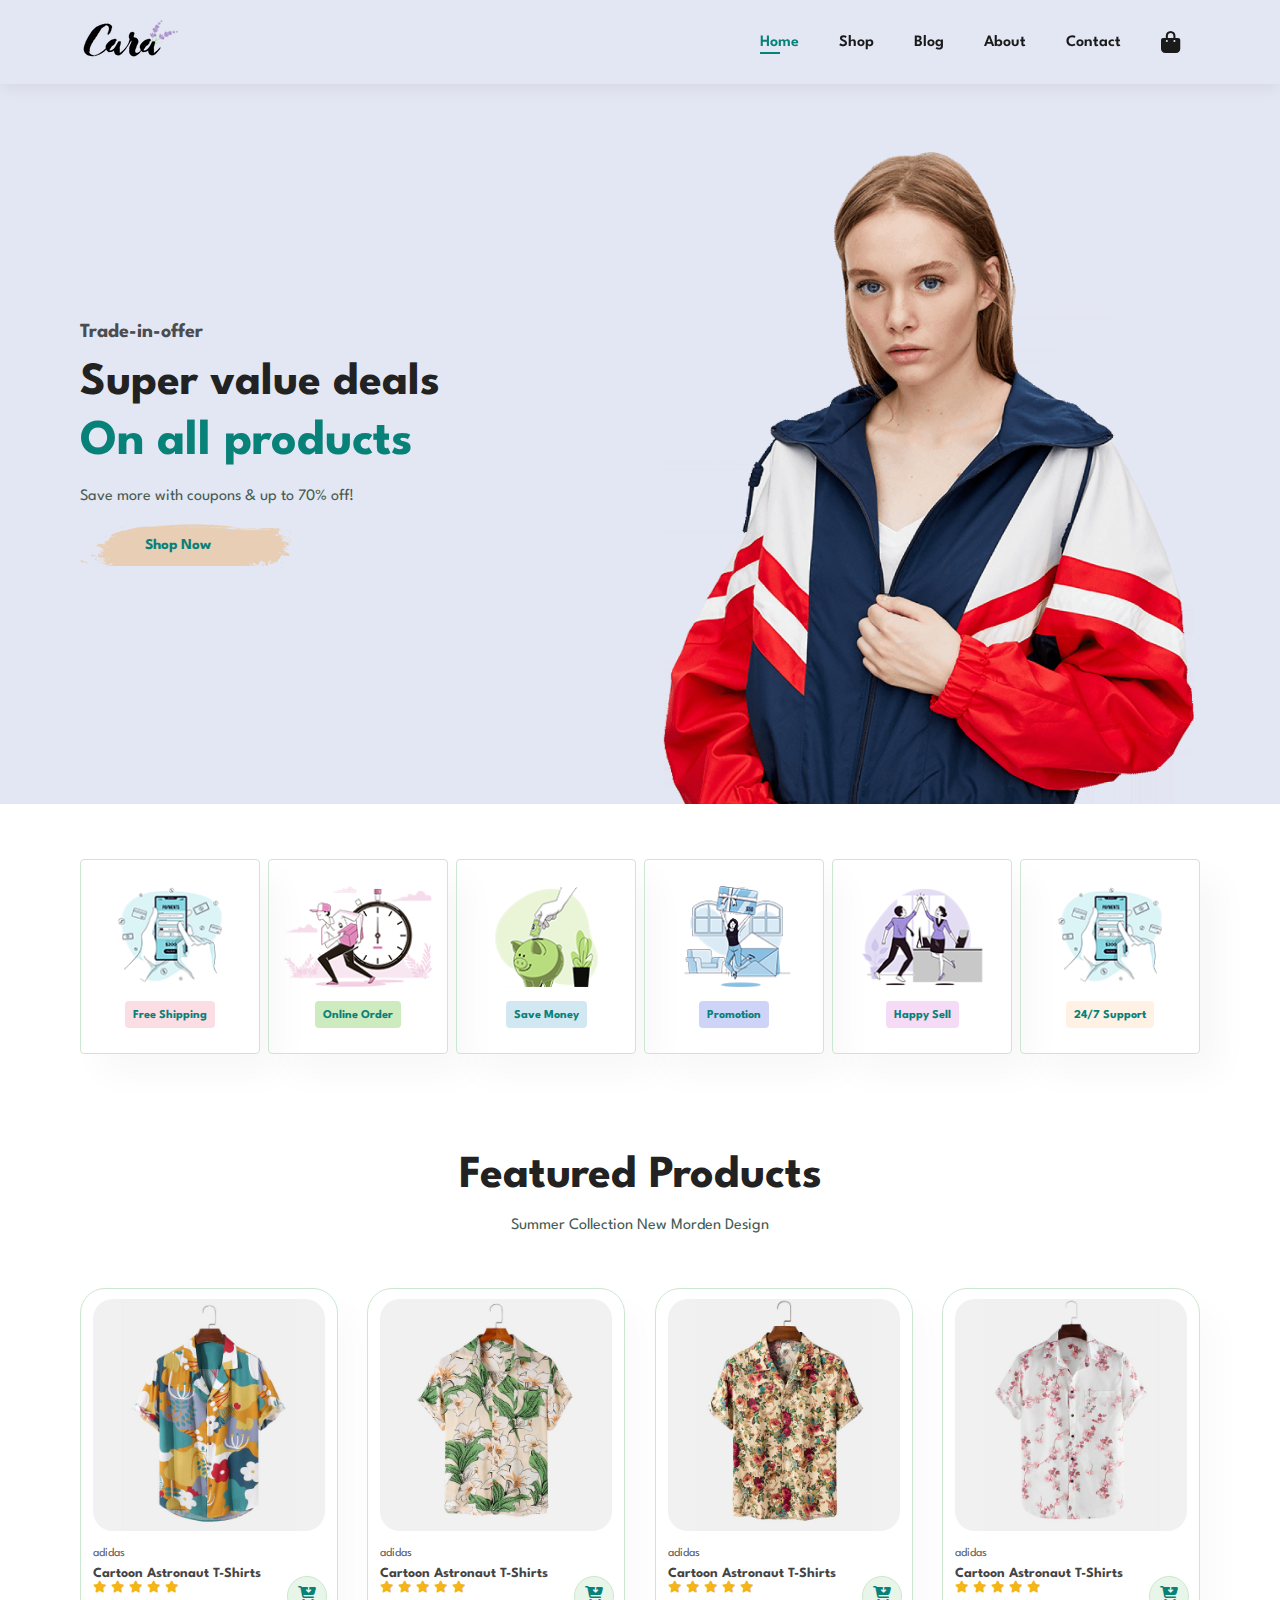
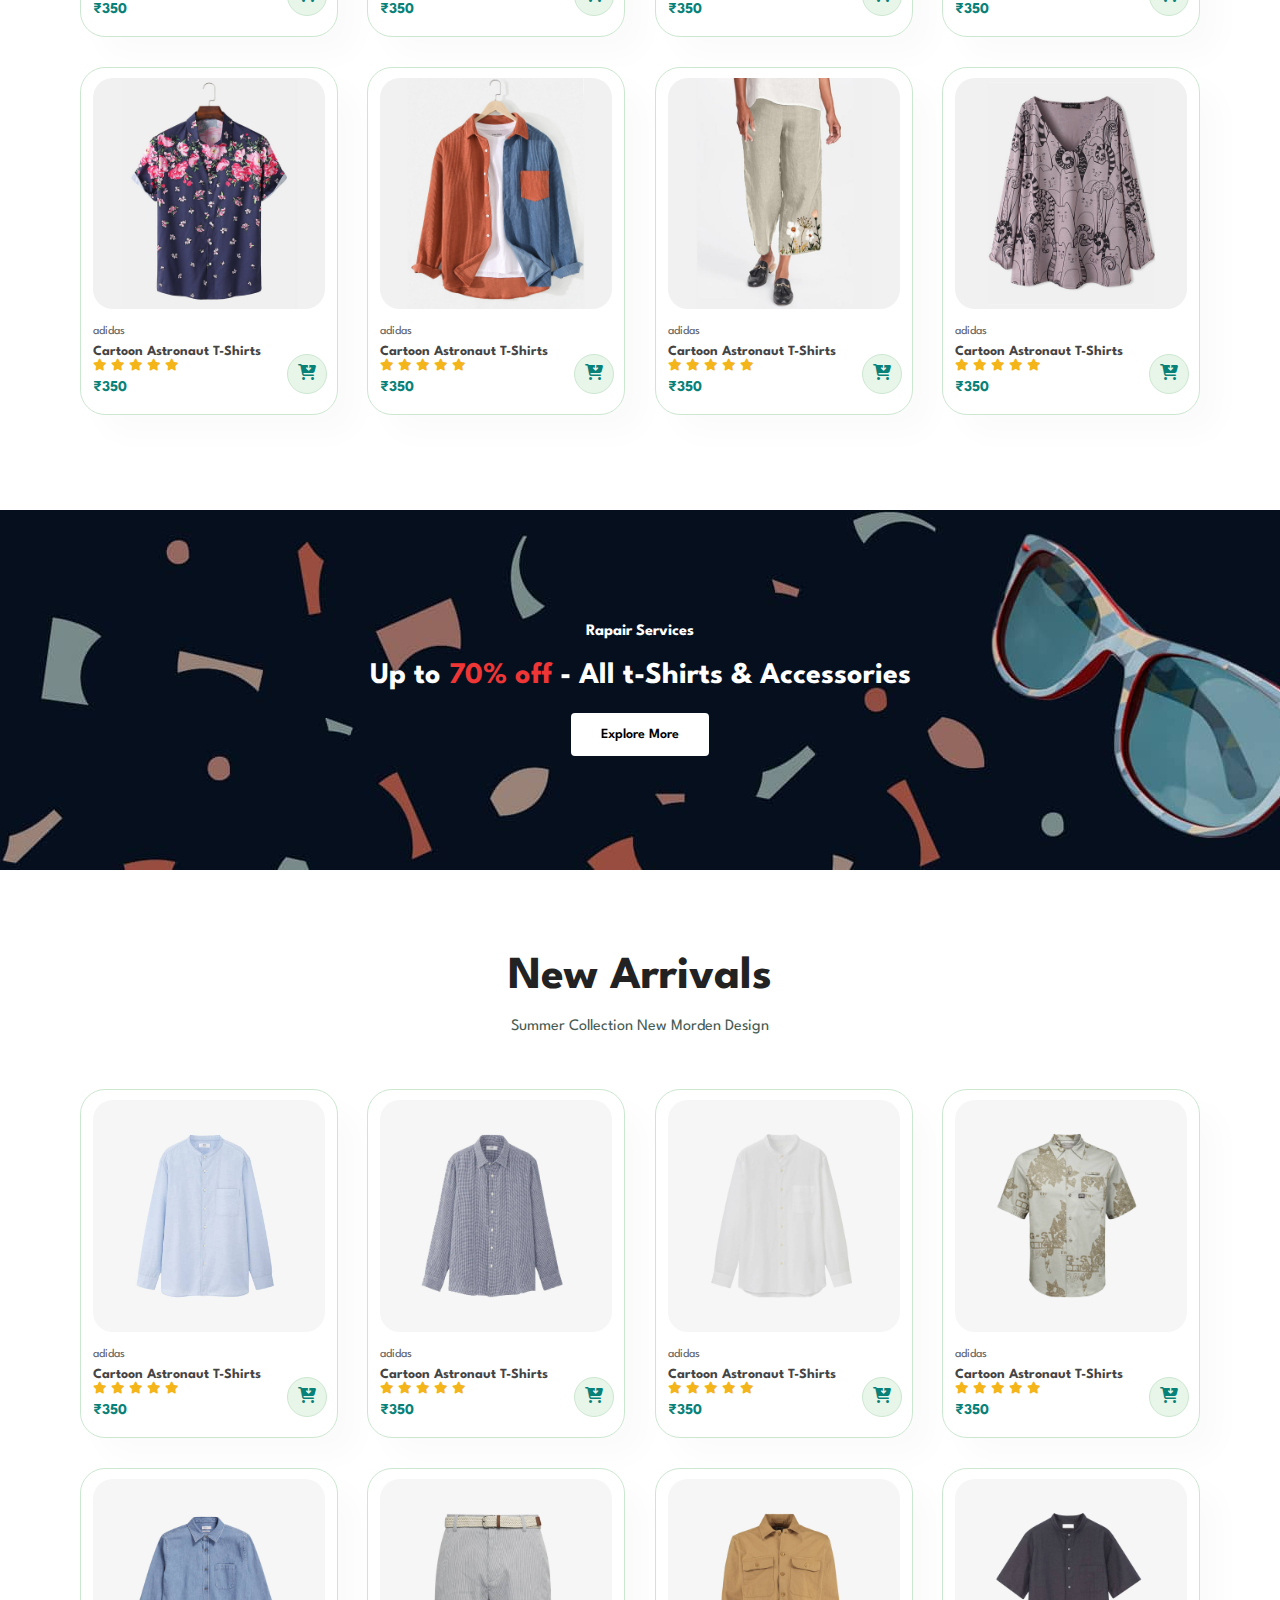
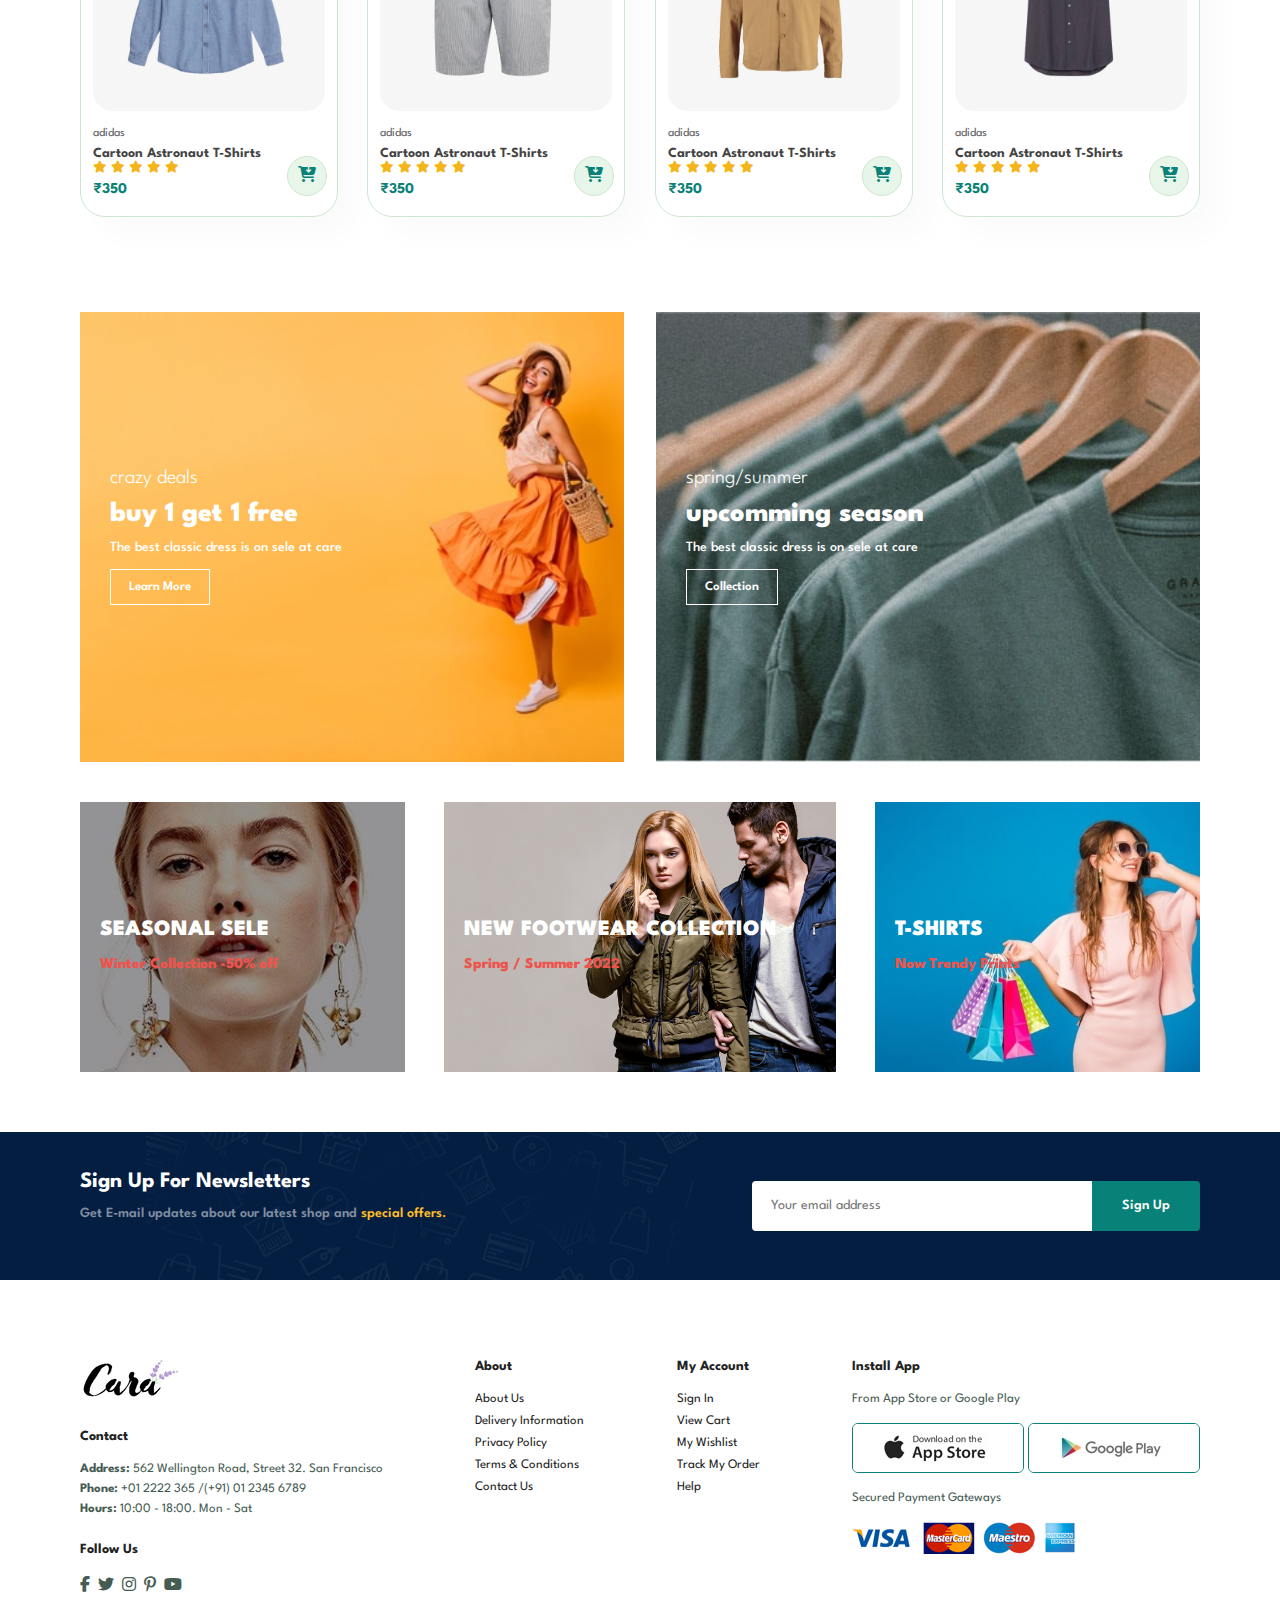
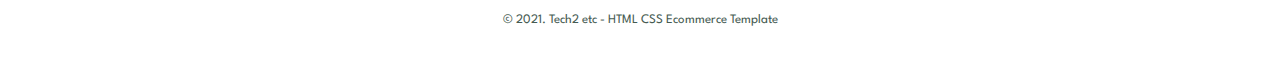
<file: index.html>
<!DOCTYPE html>
<html lang="en">

<head>
    <meta charset="UTF-8">
    <meta http-equiv="X-UA-Compatible" content="IE=edge">
    <meta name="viewport" content="width=device-width, initial-scale=1.0">
    <title>Cara E-COMMERCE WEBSITE</title>
    <!-- <link rel="icon" href="img/logo.png"> -->
    <!-- <link rel="stylesheet" href="https://pro.fontawesome.com/releases/v5.10.0/css/all.css" /> -->
    <link rel="stylesheet" href="https://cdnjs.cloudflare.com/ajax/libs/font-awesome/6.4.0/css/all.min.css" />
    <!-- <link rel="stylesheet" href="fontawesome/css/all.css">
    <link rel="stylesheet" href="fontawesome/css/all.min.css">
    <link rel="stylesheet" href="fontawesome/css/fontawesome.min.css"> -->
    <link rel="stylesheet" href="style.css">
</head>

<body>
    <section id="header">
        <a href="index.html"><img src="img/logo.png" class="logo" alt=""></a>

        <div>
            <ul id="navbar">
                <li><a class="active" href="index.html">Home</a></li>
                <li><a href="shop.html">Shop</a></li>
                <li><a href="blog.html">Blog</a></li>
                <li><a href="about.html">About</a></li>
                <li><a href="contact.html">Contact</a></li>
                <li id="lg-bag"><a href="cart.html"><i class="fa-solid fa-bag-shopping"></i></a></li>
                <a href="#" id="close"><i class="fa-solid fa-xmark"></i></a>
            </ul>
        </div>
        <div id="mobile">
            <a href="cart.html"><i class="fa-solid fa-bag-shopping"></i></a>
            <i id="bar" class="fas fa-outdent"></i>
        </div>
    </section>

    <section id="hero">
        <h4>Trade-in-offer</h4>
        <h2>Super value deals</h2>
        <h1>On all products</h1>
        <p>Save more with coupons & up to 70% off!</p>
        <button>Shop Now</button>
    </section>

    <section id="feature" class="section-p1">
        <div class="fe-box">
            <img src="img/features/f1.png" alt="">
            <h6>Free Shipping</h6>
        </div>
        <div class="fe-box">
            <img src="img/features/f2.png" alt="">
            <h6>Online Order</h6>
        </div>
        <div class="fe-box">
            <img src="img/features/f3.png" alt="">
            <h6>Save Money</h6>
        </div>
        <div class="fe-box">
            <img src="img/features/f4.png" alt="">
            <h6>Promotion</h6>
        </div>
        <div class="fe-box">
            <img src="img/features/f5.png" alt="">
            <h6>Happy Sell</h6>
        </div>
        <div class="fe-box">
            <img src="img/features/f1.png" alt="">
            <h6>24/7 Support</h6>
        </div>
    </section>

    <section id="product1" class="section-p1">
        <h2>Featured Products</h2>
        <p>Summer Collection New Morden Design</p>
        <div class="pro-container">
            <div class="pro">
                <img src="img/products/f1.jpg" alt="">
                <div class="des">
                    <span>adidas</span>
                    <h5>Cartoon Astronaut T-Shirts</h5>
                    <div class="star">
                        <i class="fas fa-star"></i>
                        <i class="fas fa-star"></i>
                        <i class="fas fa-star"></i>
                        <i class="fas fa-star"></i>
                        <i class="fas fa-star"></i>
                    </div>
                    <h4>&#x20B9;350</h4>
                </div>
                <div class="cart">
                    <a href="#"><i class="fa-solid fa-cart-arrow-down"></i></a>
                </div>
            </div>

            <div class="pro">
                <img src="img/products/f2.jpg" alt="">
                <div class="des">
                    <span>adidas</span>
                    <h5>Cartoon Astronaut T-Shirts</h5>
                    <div class="star">
                        <i class="fas fa-star"></i>
                        <i class="fas fa-star"></i>
                        <i class="fas fa-star"></i>
                        <i class="fas fa-star"></i>
                        <i class="fas fa-star"></i>
                    </div>
                    <h4>&#x20B9;350</h4>
                </div>
                <div class="cart">
                    <a href="#"><i class="fa-solid fa-cart-arrow-down"></i></a>
                </div>
            </div>
            <div class="pro">
                <img src="img/products/f3.jpg" alt="">
                <div class="des">
                    <span>adidas</span>
                    <h5>Cartoon Astronaut T-Shirts</h5>
                    <div class="star">
                        <i class="fas fa-star"></i>
                        <i class="fas fa-star"></i>
                        <i class="fas fa-star"></i>
                        <i class="fas fa-star"></i>
                        <i class="fas fa-star"></i>
                    </div>
                    <h4>&#x20B9;350</h4>
                </div>
                <div class="cart">
                    <a href="#"><i class="fa-solid fa-cart-arrow-down"></i></a>
                </div>
            </div>
            <div class="pro">
                <img src="img/products/f4.jpg" alt="">
                <div class="des">
                    <span>adidas</span>
                    <h5>Cartoon Astronaut T-Shirts</h5>
                    <div class="star">
                        <i class="fas fa-star"></i>
                        <i class="fas fa-star"></i>
                        <i class="fas fa-star"></i>
                        <i class="fas fa-star"></i>
                        <i class="fas fa-star"></i>
                    </div>
                    <h4>&#x20B9;350</h4>
                </div>
                <div class="cart">
                    <a href="#"><i class="fa-solid fa-cart-arrow-down"></i></a>
                </div>
            </div>
            <div class="pro">
                <img src="img/products/f5.jpg" alt="">
                <div class="des">
                    <span>adidas</span>
                    <h5>Cartoon Astronaut T-Shirts</h5>
                    <div class="star">
                        <i class="fas fa-star"></i>
                        <i class="fas fa-star"></i>
                        <i class="fas fa-star"></i>
                        <i class="fas fa-star"></i>
                        <i class="fas fa-star"></i>
                    </div>
                    <h4>&#x20B9;350</h4>
                </div>
                <div class="cart">
                    <a href="#"><i class="fa-solid fa-cart-arrow-down"></i></a>
                </div>
            </div>
            <div class="pro">
                <img src="img/products/f6.jpg" alt="">
                <div class="des">
                    <span>adidas</span>
                    <h5>Cartoon Astronaut T-Shirts</h5>
                    <div class="star">
                        <i class="fas fa-star"></i>
                        <i class="fas fa-star"></i>
                        <i class="fas fa-star"></i>
                        <i class="fas fa-star"></i>
                        <i class="fas fa-star"></i>
                    </div>
                    <h4>&#x20B9;350</h4>
                </div>
                <div class="cart">
                    <a href="#"><i class="fa-solid fa-cart-arrow-down"></i></a>
                </div>
            </div>
            <div class="pro">
                <img src="img/products/f7.jpg" alt="">
                <div class="des">
                    <span>adidas</span>
                    <h5>Cartoon Astronaut T-Shirts</h5>
                    <div class="star">
                        <i class="fas fa-star"></i>
                        <i class="fas fa-star"></i>
                        <i class="fas fa-star"></i>
                        <i class="fas fa-star"></i>
                        <i class="fas fa-star"></i>
                    </div>
                    <h4>&#x20B9;350</h4>
                </div>
                <div class="cart">
                    <a href="#"><i class="fa-solid fa-cart-arrow-down"></i></a>
                </div>
            </div>
            <div class="pro">
                <img src="img/products/f8.jpg" alt="">
                <div class="des">
                    <span>adidas</span>
                    <h5>Cartoon Astronaut T-Shirts</h5>
                    <div class="star">
                        <i class="fas fa-star"></i>
                        <i class="fas fa-star"></i>
                        <i class="fas fa-star"></i>
                        <i class="fas fa-star"></i>
                        <i class="fas fa-star"></i>
                    </div>
                    <h4>&#x20B9;350</h4>
                </div>
                <div class="cart">
                    <a href="#"><i class="fa-solid fa-cart-arrow-down"></i></a>
                </div>
            </div>
        </div>
    </section>

    <section id="banner" class="section-m1">
        <h4>Rapair Services</h4>
        <h2>Up to <span>70% off</span> - All t-Shirts & Accessories</h2>
        <button class="normal">Explore More</button>
    </section>

    <section id="product1" class="section-p1">
        <h2>New Arrivals</h2>
        <p>Summer Collection New Morden Design</p>
        <div class="pro-container">
            <div class="pro">
                <img src="img/products/n1.jpg" alt="">
                <div class="des">
                    <span>adidas</span>
                    <h5>Cartoon Astronaut T-Shirts</h5>
                    <div class="star">
                        <i class="fas fa-star"></i>
                        <i class="fas fa-star"></i>
                        <i class="fas fa-star"></i>
                        <i class="fas fa-star"></i>
                        <i class="fas fa-star"></i>
                    </div>
                    <h4>&#x20B9;350</h4>
                </div>
                <div class="cart">
                    <a href="#"><i class="fa-solid fa-cart-arrow-down"></i></a>
                </div>
            </div>

            <div class="pro">
                <img src="img/products/n2.jpg" alt="">
                <div class="des">
                    <span>adidas</span>
                    <h5>Cartoon Astronaut T-Shirts</h5>
                    <div class="star">
                        <i class="fas fa-star"></i>
                        <i class="fas fa-star"></i>
                        <i class="fas fa-star"></i>
                        <i class="fas fa-star"></i>
                        <i class="fas fa-star"></i>
                    </div>
                    <h4>&#x20B9;350</h4>
                </div>
                <div class="cart">
                    <a href="#"><i class="fa-solid fa-cart-arrow-down"></i></a>
                </div>
            </div>
            <div class="pro">
                <img src="img/products/n3.jpg" alt="">
                <div class="des">
                    <span>adidas</span>
                    <h5>Cartoon Astronaut T-Shirts</h5>
                    <div class="star">
                        <i class="fas fa-star"></i>
                        <i class="fas fa-star"></i>
                        <i class="fas fa-star"></i>
                        <i class="fas fa-star"></i>
                        <i class="fas fa-star"></i>
                    </div>
                    <h4>&#x20B9;350</h4>
                </div>
                <div class="cart">
                    <a href="#"><i class="fa-solid fa-cart-arrow-down"></i></a>
                </div>
            </div>
            <div class="pro">
                <img src="img/products/n4.jpg" alt="">
                <div class="des">
                    <span>adidas</span>
                    <h5>Cartoon Astronaut T-Shirts</h5>
                    <div class="star">
                        <i class="fas fa-star"></i>
                        <i class="fas fa-star"></i>
                        <i class="fas fa-star"></i>
                        <i class="fas fa-star"></i>
                        <i class="fas fa-star"></i>
                    </div>
                    <h4>&#x20B9;350</h4>
                </div>
                <div class="cart">
                    <a href="#"><i class="fa-solid fa-cart-arrow-down"></i></a>
                </div>
            </div>
            <div class="pro">
                <img src="img/products/n5.jpg" alt="">
                <div class="des">
                    <span>adidas</span>
                    <h5>Cartoon Astronaut T-Shirts</h5>
                    <div class="star">
                        <i class="fas fa-star"></i>
                        <i class="fas fa-star"></i>
                        <i class="fas fa-star"></i>
                        <i class="fas fa-star"></i>
                        <i class="fas fa-star"></i>
                    </div>
                    <h4>&#x20B9;350</h4>
                </div>
                <div class="cart">
                    <a href="#"><i class="fa-solid fa-cart-arrow-down"></i></a>
                </div>
            </div>
            <div class="pro">
                <img src="img/products/n6.jpg" alt="">
                <div class="des">
                    <span>adidas</span>
                    <h5>Cartoon Astronaut T-Shirts</h5>
                    <div class="star">
                        <i class="fas fa-star"></i>
                        <i class="fas fa-star"></i>
                        <i class="fas fa-star"></i>
                        <i class="fas fa-star"></i>
                        <i class="fas fa-star"></i>
                    </div>
                    <h4>&#x20B9;350</h4>
                </div>
                <div class="cart">
                    <a href="#"><i class="fa-solid fa-cart-arrow-down"></i></a>
                </div>
            </div>
            <div class="pro">
                <img src="img/products/n7.jpg" alt="">
                <div class="des">
                    <span>adidas</span>
                    <h5>Cartoon Astronaut T-Shirts</h5>
                    <div class="star">
                        <i class="fas fa-star"></i>
                        <i class="fas fa-star"></i>
                        <i class="fas fa-star"></i>
                        <i class="fas fa-star"></i>
                        <i class="fas fa-star"></i>
                    </div>
                    <h4>&#x20B9;350</h4>
                </div>
                <div class="cart">
                    <a href="#"><i class="fa-solid fa-cart-arrow-down"></i></a>
                </div>
            </div>
            <div class="pro">
                <img src="img/products/n8.jpg" alt="">
                <div class="des">
                    <span>adidas</span>
                    <h5>Cartoon Astronaut T-Shirts</h5>
                    <div class="star">
                        <i class="fas fa-star"></i>
                        <i class="fas fa-star"></i>
                        <i class="fas fa-star"></i>
                        <i class="fas fa-star"></i>
                        <i class="fas fa-star"></i>
                    </div>
                    <h4>&#x20B9;350</h4>
                </div>
                <div class="cart">
                    <a href="#"><i class="fa-solid fa-cart-arrow-down"></i></a>
                </div>
            </div>
        </div>
    </section>

    <section id="sm-banner" class="section-p1">
        <div class="banner-box banner-box1">
            <h4>crazy deals</h4>
            <h2>buy 1 get 1 free</h2>
            <span>The best classic dress is on sele at care</span>
            <button class="white">Learn More</button>
        </div>
        <div class="banner-box banner-box2">
            <h4>spring/summer</h4>
            <h2>upcomming season</h2>
            <span>The best classic dress is on sele at care</span>
            <button class="white">Collection</button>
        </div>
    </section>

    <section id="banner3" class="section-p1">
        <div class="banner-box banner-box1">
            <h2>SEASONAL SELE</h2>
            <h3>Winter Collection -50% off</h3>
        </div>
        <div class="banner-box banner-box2">
            <h2>NEW FOOTWEAR COLLECTION</h2>
            <h3>Spring / Summer 2022</h3>
        </div>
        <div class="banner-box banner-box3">
            <h2>T-SHIRTS</h2>
            <h3>Now Trendy Prints</h3>
        </div>
    </section>

    <section id="newsletter" class="section-p1 section-m1">
        <div class="newstext">
            <h4>Sign Up For Newsletters</h4>
            <p>Get E-mail updates about our latest shop and <span>special offers.</span></p>
        </div>
        <div class="form">
            <input type="text" placeholder="Your email address">
            <button class="normal">Sign Up</button>
        </div>
    </section>

    <footer class="section-p1">
        <div class="col">
            <img class="logo" src="img/logo.png" alt="">
            <h4>Contact</h4>
            <p><strong>Address: </strong>562 Wellington Road, Street 32. San Francisco</p>
            <p><strong>Phone: </strong>+01 2222 365 /(+91) 01 2345 6789</p>
            <p><strong>Hours: </strong>10:00 - 18:00. Mon - Sat</p>
            <div class="follow">
                <h4>Follow Us</h4>
                <div class="icon">
                    <i class="fab fa-facebook-f"></i>
                    <i class="fab fa-twitter"></i>
                    <i class="fab fa-instagram"></i>
                    <i class="fab fa-pinterest-p"></i>
                    <i class="fab fa-youtube"></i>
                </div>
            </div>
        </div>
        <div class="col">
            <h4>About</h4>
            <a href="#">About Us</a>
            <a href="#">Delivery Information</a>
            <a href="#">Privacy Policy</a>
            <a href="#">Terms & Conditions</a>
            <a href="#">Contact Us</a>
        </div>
        <div class="col">
            <h4>My Account</h4>
            <a href="#">Sign In</a>
            <a href="#">View Cart</a>
            <a href="#">My Wishlist</a>
            <a href="#">Track My Order</a>
            <a href="#">Help</a>
        </div>
        <div class="col install">
            <h4>Install App</h4>
            <p>From App Store or Google Play</p>
            <div class="row">
                <img src="img/pay/app.jpg" alt="">
                <img src="img/pay/play.jpg" alt="">
            </div>
            <p>Secured Payment Gateways</p>
            <img src="img/pay/pay.png" alt="">
        </div>

        <div class="copyright">
            <p>© 2021. Tech2 etc - HTML CSS Ecommerce Template</p>
        </div>
    </footer>
    <script src="script.js"></script>
</body>

</html>
</file>
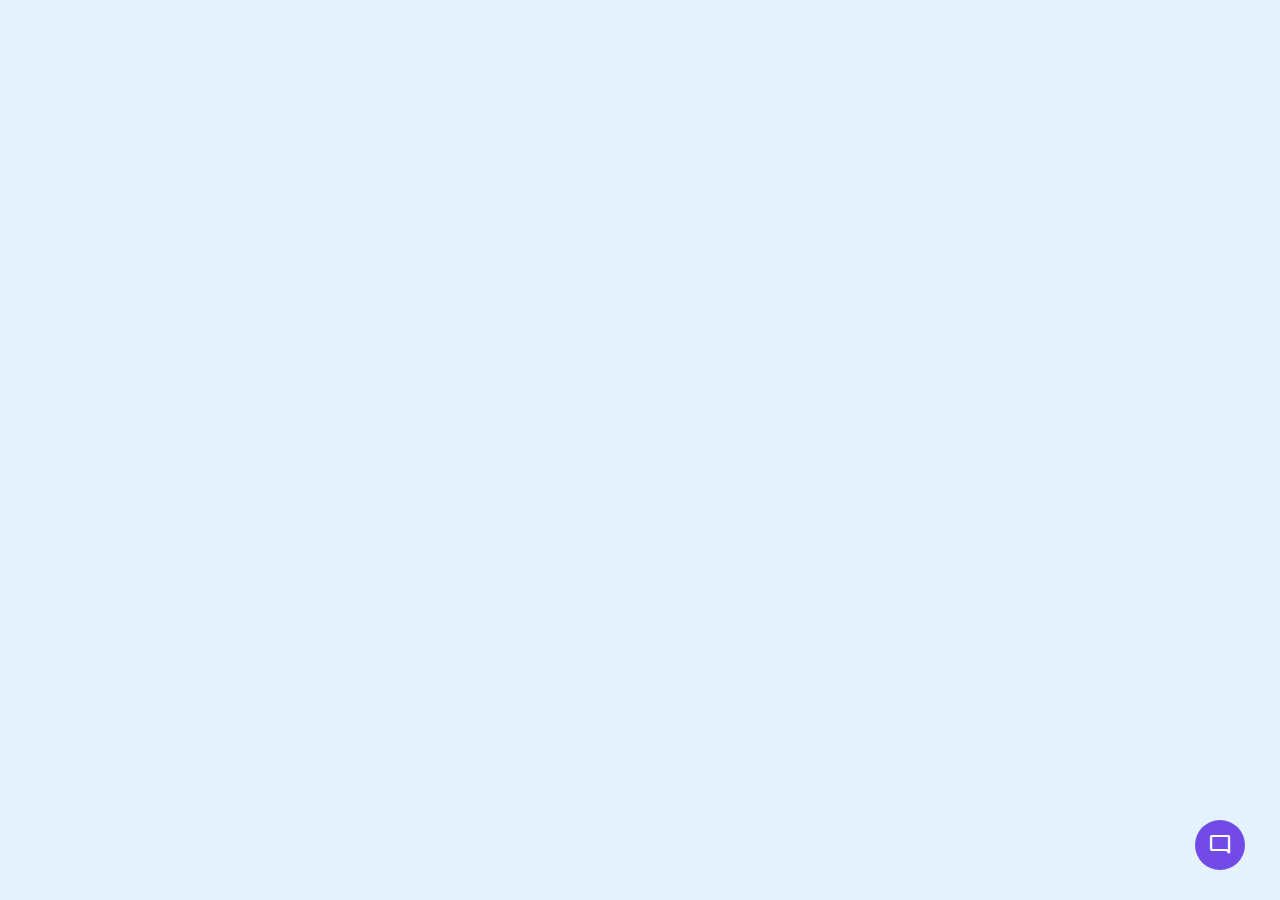
<file: AI_chatbot.html>
<!DOCTYPE html>
<!-- Coding By CodingNepal - www.codingnepalweb.com -->
<html lang="en" dir="ltr">
  <head>
    <meta charset="utf-8">
    <title>Chatbot in JavaScript | CodingNepal</title>
    <link rel="stylesheet" href="styles.css">
    <meta name="viewport" content="width=device-width, initial-scale=1.0">
    <!-- Google Fonts Link For Icons -->
    <link rel="stylesheet" href="https://fonts.googleapis.com/css2?family=Material+Symbols+Outlined:opsz,wght,FILL,GRAD@48,400,0,0" />
    <link rel="stylesheet" href="https://fonts.googleapis.com/css2?family=Material+Symbols+Rounded:opsz,wght,FILL,GRAD@48,400,1,0" />
    <script src="script.js" defer></script>
  </head>
  <body>
    <button class="chatbot-toggler">
      <span class="material-symbols-rounded">mode_comment</span>
      <span class="material-symbols-outlined">close</span>
    </button>
    <div class="chatbot">
      <header>
        <h2>Chatbot</h2>
        <span class="close-btn material-symbols-outlined">close</span>
      </header>
      <ul class="chatbox">
        <li class="chat incoming">
          <span class="material-symbols-outlined">smart_toy</span>
          <p>Hi there <br>How can I help you today?</p>
        </li>
      </ul>
      <div class="chat-input">
        <textarea placeholder="Enter a message..." spellcheck="false" required></textarea>
        <span id="send-btn" class="material-symbols-rounded">send</span>
      </div>
    </div>
  </body>
</html>
</file>
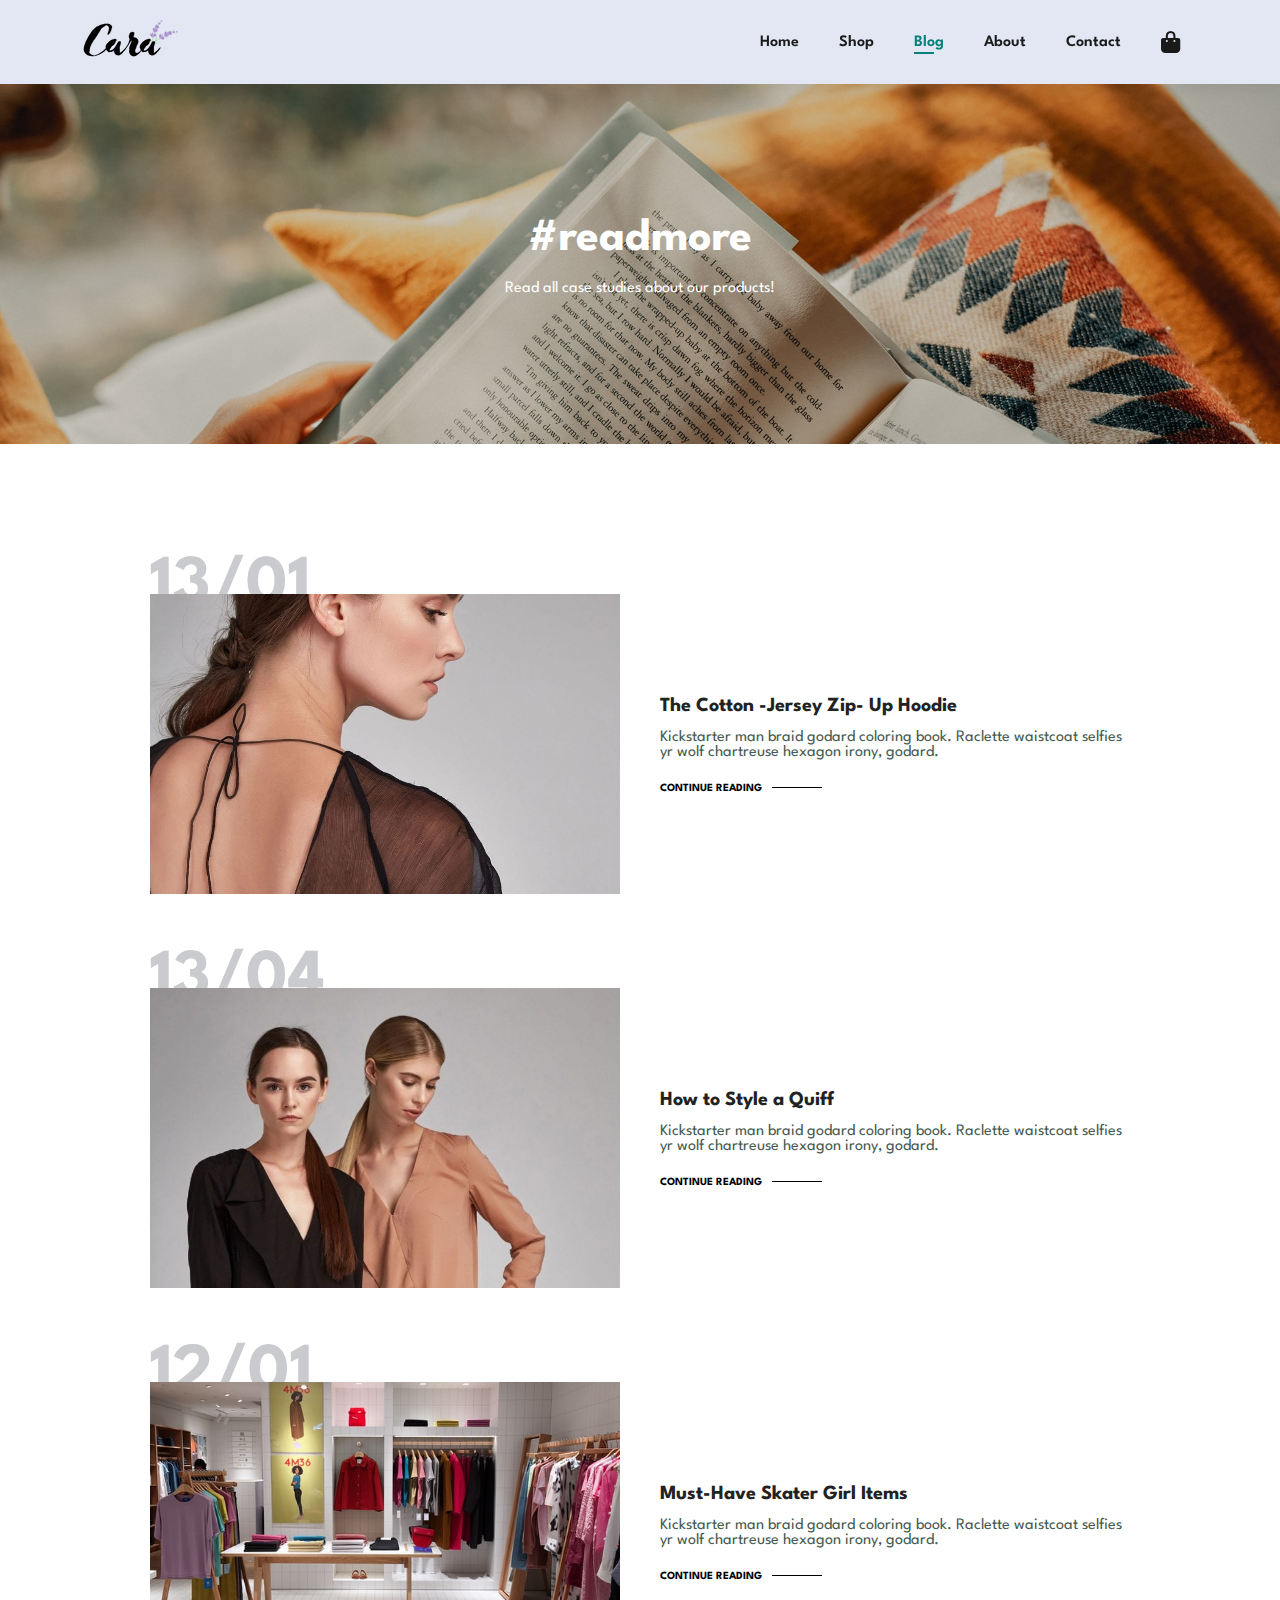
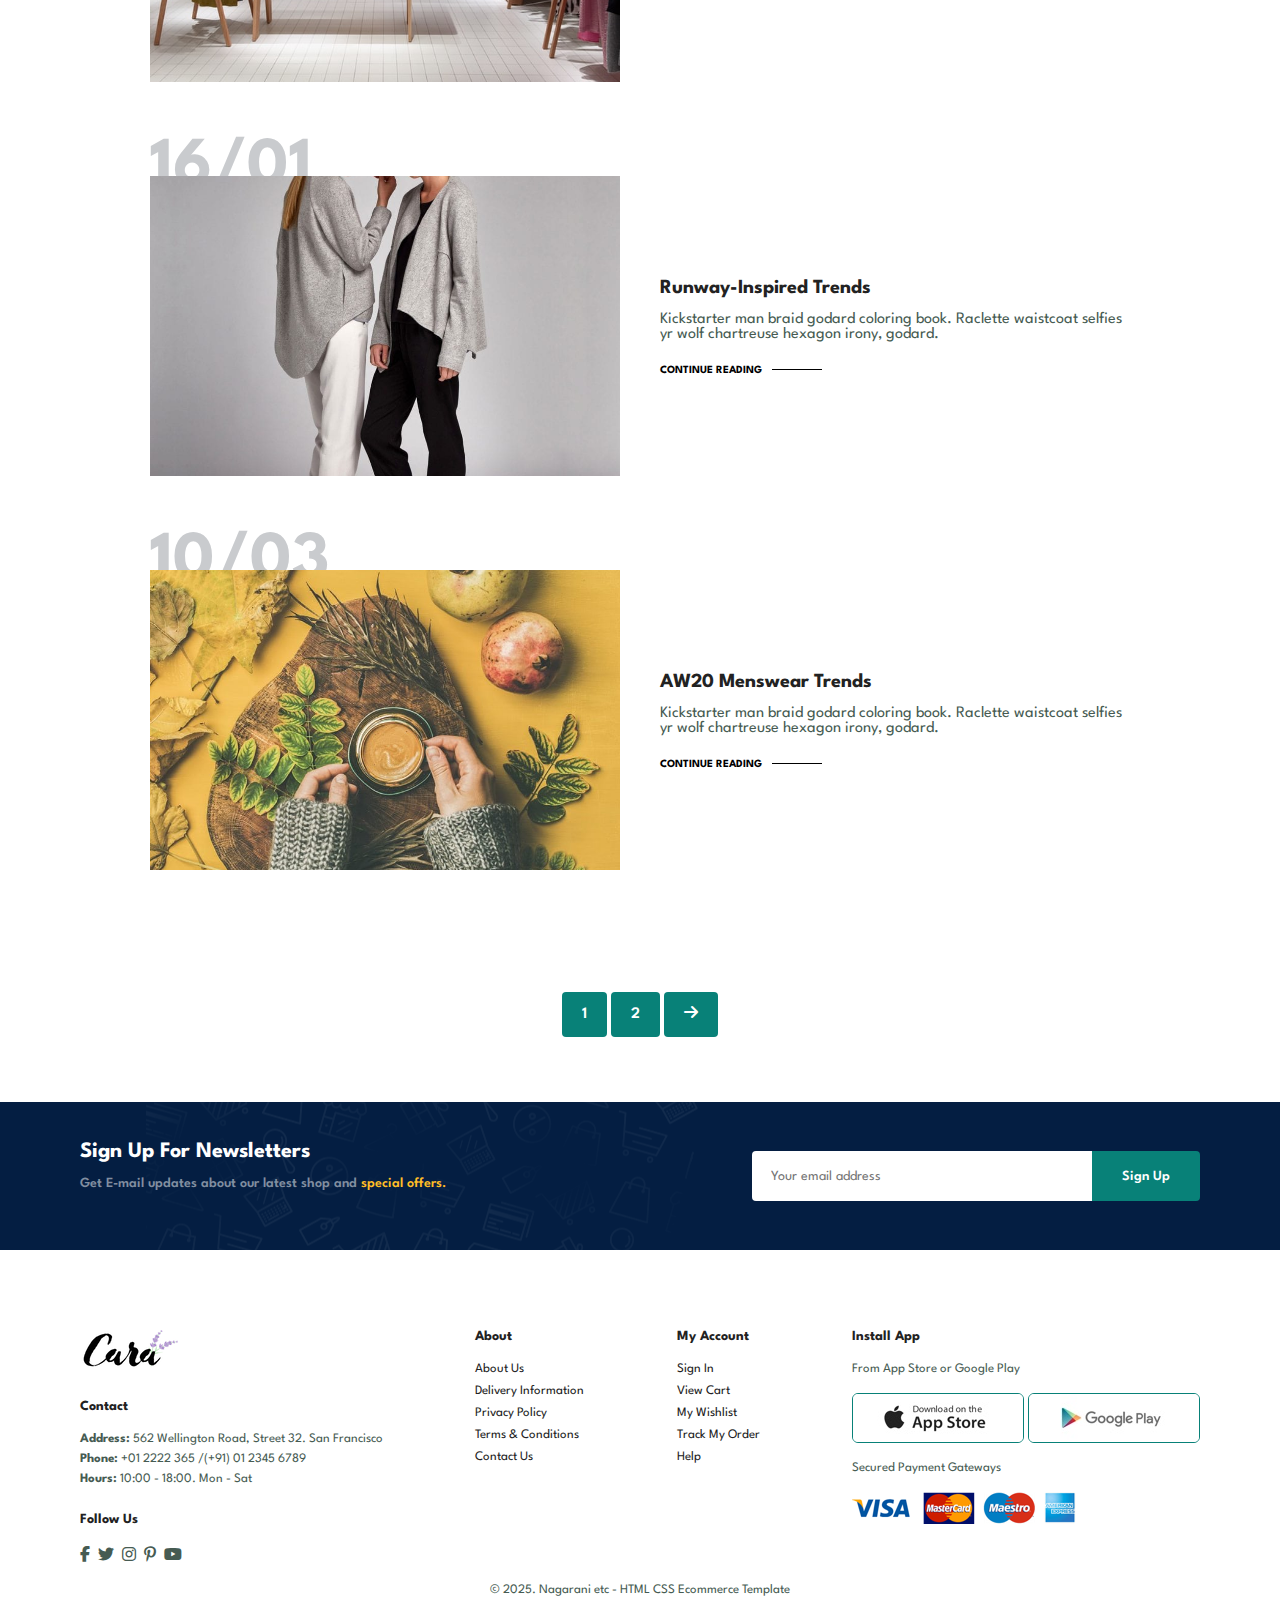
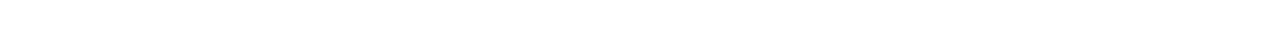
<file: blog.html>
<!DOCTYPE html>
<html lang="en">

<head>
    <meta charset="UTF-8">
    <meta http-equiv="X-UA-Compatible" content="IE=edge">
    <meta name="viewport" content="width=device-width, initial-scale=1.0">
    <title>Cara E-COMMERCE WEBSITE</title>
    <!-- <link rel="stylesheet" href="https://pro.fontawesome.com/releases/v5.10.0/css/all.css" /> -->
    <link rel="stylesheet" href="https://cdnjs.cloudflare.com/ajax/libs/font-awesome/6.4.0/css/all.min.css" />
    <!-- <link rel="stylesheet" href="fontawesome/css/all.css">
    <link rel="stylesheet" href="fontawesome/css/all.min.css">
    <link rel="stylesheet" href="fontawesome/css/fontawesome.min.css"> -->
    <link rel="stylesheet" href="style.css">
</head>

<body>
    <section id="header">
        <a href="index.html"><img src="img/logo.png" class="logo" alt=""></a>

        <div>
            <ul id="navbar">
                <li><a href="index.html">Home</a></li>
                <li><a href="shop.html">Shop</a></li>
                <li><a class="active" href="blog.html">Blog</a></li>
                <li><a href="about.html">About</a></li>
                <li><a href="contact.html">Contact</a></li>
                <li id="lg-bag"><a href="cart.html"><i class="fa-solid fa-bag-shopping"></i></a></li>
                <a href="#" id="close"><i class="fa-solid fa-xmark"></i></a>
            </ul>
        </div>
        <div id="mobile">
            <a href="cart.html"><i class="fa-solid fa-bag-shopping"></i></a>
            <i id="bar" class="fas fa-outdent"></i>
        </div>
    </section>

    <section id="page-header" class="blog-header">
        <h2>#readmore</h2>
        <p>Read all case studies about our products!</p>
    </section>

    <section id="blog">
        <div class="blog-box">
            <div class="blog-img"><img src="img/blog/b1.jpg" alt=""></div>
            <div class="blog-details">
                <h4>The Cotton -Jersey Zip- Up Hoodie</h4>
                <p>Kickstarter man braid godard coloring book. Raclette waistcoat selfies yr wolf chartreuse hexagon
                    irony,
                    godard.</p>
                <a href="#">CONTINUE READING</a>
            </div>
            <h1>13/01</h1>
        </div>
        <div class="blog-box">
            <div class="blog-img"><img src="img/blog/b2.jpg" alt=""></div>
            <div class="blog-details">
                <h4>How to Style a Quiff</h4>
                <p>Kickstarter man braid godard coloring book. Raclette waistcoat selfies yr wolf chartreuse hexagon
                    irony,
                    godard.</p>
                <a href="#">CONTINUE READING</a>
            </div>
            <h1>13/04</h1>
        </div>
        <div class="blog-box">
            <div class="blog-img"><img src="img/blog/b3.jpg" alt=""></div>
            <div class="blog-details">
                <h4>Must-Have Skater Girl Items</h4>
                <p>Kickstarter man braid godard coloring book. Raclette waistcoat selfies yr wolf chartreuse hexagon
                    irony,
                    godard.</p>
                <a href="#">CONTINUE READING</a>
            </div>
            <h1>12/01</h1>
        </div>
        <div class="blog-box">
            <div class="blog-img"><img src="img/blog/b4.jpg" alt=""></div>
            <div class="blog-details">
                <h4>Runway-Inspired Trends</h4>
                <p>Kickstarter man braid godard coloring book. Raclette waistcoat selfies yr wolf chartreuse hexagon
                    irony,
                    godard.</p>
                <a href="#">CONTINUE READING</a>
            </div>
            <h1>16/01</h1>
        </div>
        <div class="blog-box">
            <div class="blog-img"><img src="img/blog/b6.jpg" alt=""></div>
            <div class="blog-details">
                <h4>AW20 Menswear Trends</h4>
                <p>Kickstarter man braid godard coloring book. Raclette waistcoat selfies yr wolf chartreuse hexagon
                    irony,
                    godard.</p>
                <a href="#">CONTINUE READING</a>
            </div>
            <h1>10/03</h1>
        </div>
    </section>

    <section id="pagination" class="section-p1">
        <a href="#">1</a>
        <a href="#">2</a>
        <a href="#"><i class="fa-solid fa-arrow-right"></i></a>
    </section>

    <section id="newsletter" class="section-p1 section-m1">
        <div class="newstext">
            <h4>Sign Up For Newsletters</h4>
            <p>Get E-mail updates about our latest shop and <span>special offers.</span></p>
        </div>
        <div class="form">
            <input type="text" placeholder="Your email address">
            <button class="normal">Sign Up</button>
        </div>
    </section>

    <footer class="section-p1">
        <div class="col">
            <img class="logo" src="img/logo.png" alt="">
            <h4>Contact</h4>
            <p><strong>Address: </strong>562 Wellington Road, Street 32. San Francisco</p>
            <p><strong>Phone: </strong>+01 2222 365 /(+91) 01 2345 6789</p>
            <p><strong>Hours: </strong>10:00 - 18:00. Mon - Sat</p>
            <div class="follow">
                <h4>Follow Us</h4>
                <div class="icon">
                    <i class="fab fa-facebook-f"></i>
                    <i class="fab fa-twitter"></i>
                    <i class="fab fa-instagram"></i>
                    <i class="fab fa-pinterest-p"></i>
                    <i class="fab fa-youtube"></i>
                </div>
            </div>
        </div>
        <div class="col">
            <h4>About</h4>
            <a href="#">About Us</a>
            <a href="#">Delivery Information</a>
            <a href="#">Privacy Policy</a>
            <a href="#">Terms & Conditions</a>
            <a href="#">Contact Us</a>
        </div>
        <div class="col">
            <h4>My Account</h4>
            <a href="#">Sign In</a>
            <a href="#">View Cart</a>
            <a href="#">My Wishlist</a>
            <a href="#">Track My Order</a>
            <a href="#">Help</a>
        </div>
        <div class="col install">
            <h4>Install App</h4>
            <p>From App Store or Google Play</p>
            <div class="row">
                <img src="img/pay/app.jpg" alt="">
                <img src="img/pay/play.jpg" alt="">
            </div>
            <p>Secured Payment Gateways</p>
            <img src="img/pay/pay.png" alt="">
        </div>

        <div class="copyright">
            <p>© 2025. Nagarani etc - HTML CSS Ecommerce Template</p>
        </div>
    </footer>
    <script src="script.js"></script>
</body>

</html>
</file>
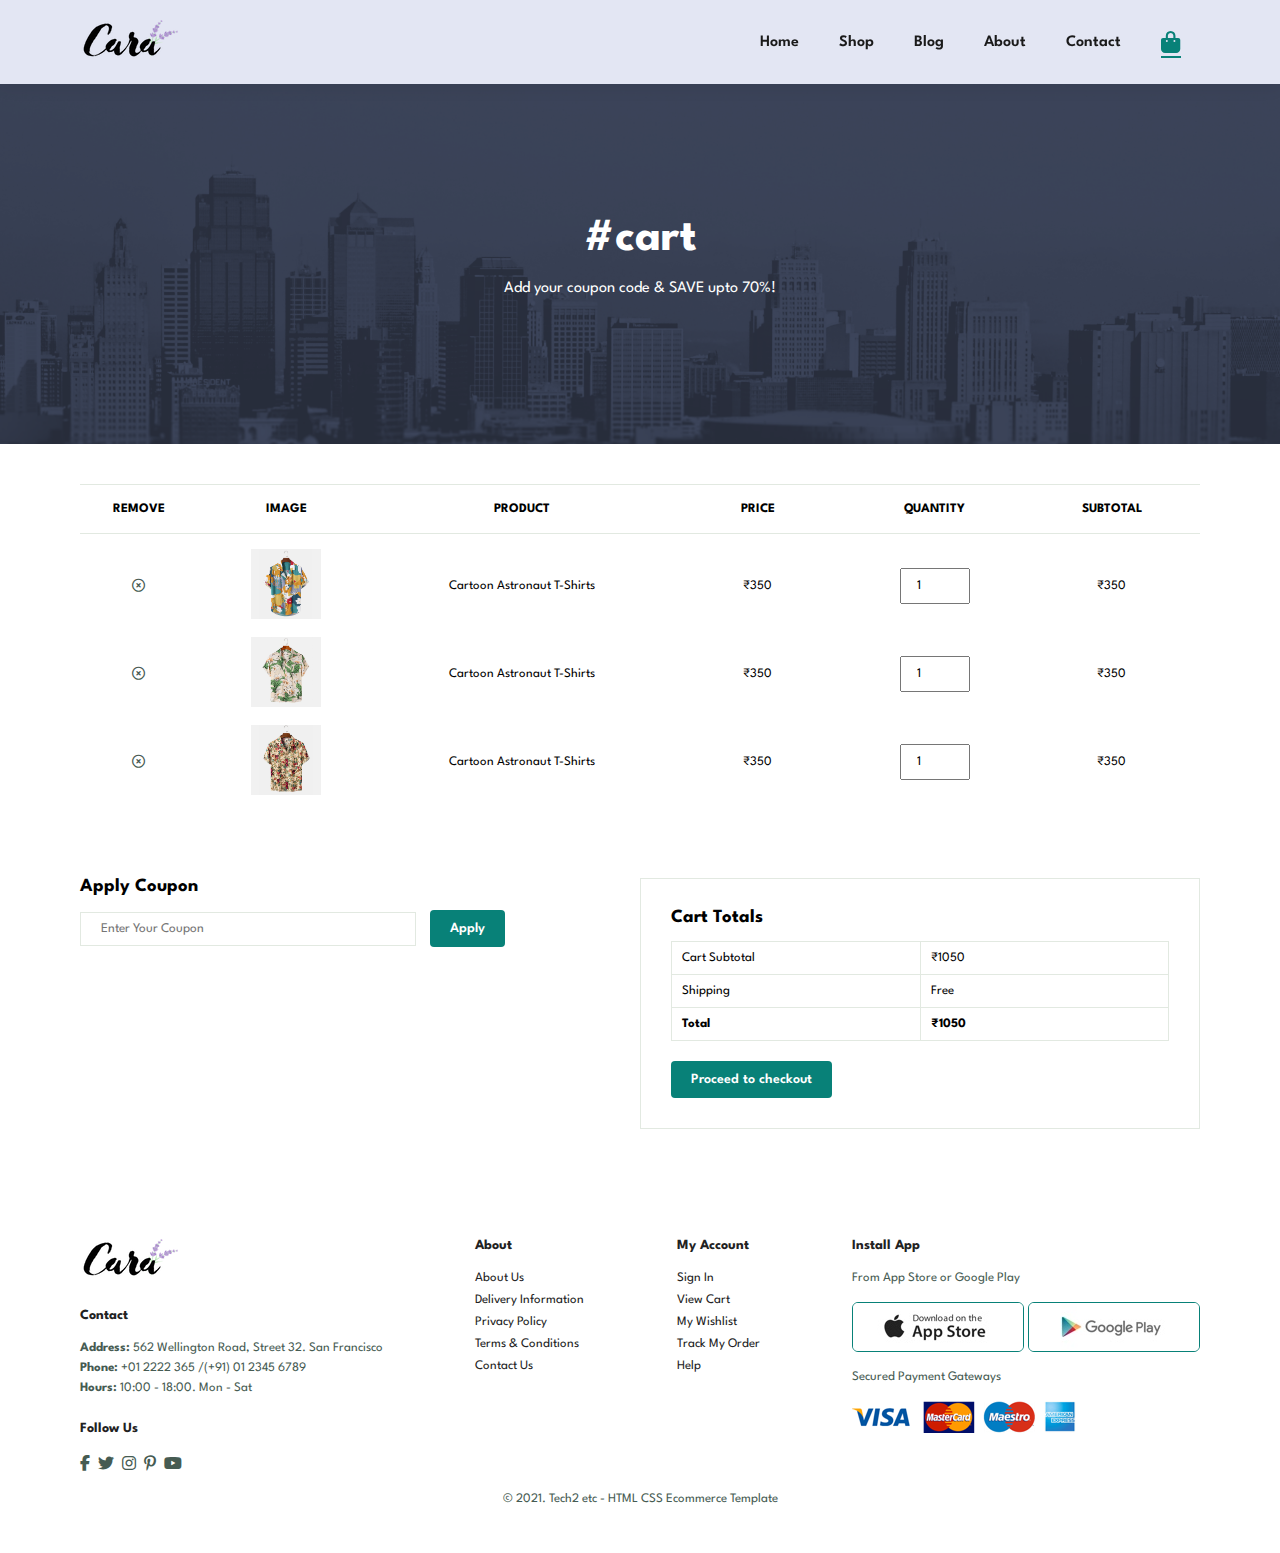
<file: cart.html>
<!DOCTYPE html>
<html lang="en">

<head>
    <meta charset="UTF-8">
    <meta http-equiv="X-UA-Compatible" content="IE=edge">
    <meta name="viewport" content="width=device-width, initial-scale=1.0">
    <title>Cara E-COMMERCE WEBSITE</title>
    <!-- <link rel="stylesheet" href="https://pro.fontawesome.com/releases/v5.10.0/css/all.css" /> -->
    <link rel="stylesheet" href="https://cdnjs.cloudflare.com/ajax/libs/font-awesome/6.4.0/css/all.min.css" />
    <!-- <link rel="stylesheet" href="fontawesome/css/all.css">
    <link rel="stylesheet" href="fontawesome/css/all.min.css">
    <link rel="stylesheet" href="fontawesome/css/fontawesome.min.css"> -->
    <link rel="stylesheet" href="style.css">
</head>

<body>
    <section id="header">
        <a href="index.html"><img src="img/logo.png" class="logo" alt=""></a>

        <div>
            <ul id="navbar">
                <li><a href="index.html">Home</a></li>
                <li><a href="shop.html">Shop</a></li>
                <li><a href="blog.html">Blog</a></li>
                <li><a href="about.html">About</a></li>
                <li><a href="contact.html">Contact</a></li>
                <li id="lg-bag"><a class="active" href="cart.html"><i class="fas fa-bag-shopping"></i></a></li>
                <a href="#" id="close"><i class="fa-solid fa-xmark"></i></a>
            </ul>
        </div>
        <div id="mobile">
            <a href="cart.html"><i class="fa-solid fa-bag-shopping"></i></a>
            <i id="bar" class="fas fa-outdent"></i>
        </div>
    </section>

    <section id="page-header" class="about-header">
        <h2>#cart</h2>
        <p>Add your coupon code & SAVE upto 70%!</p>
    </section>

    <section id="cart" class="section-p1">
        <table width="100%">
            <thead>
                <tr>
                    <td>Remove</td>
                    <td>Image</td>
                    <td>Product</td>
                    <td>Price</td>
                    <td>Quantity</td>
                    <td>Subtotal</td>
                </tr>
            </thead>
            <tbody>
                <tr>
                    <td><a href="#"><i class="far fa-times-circle"></i></a></td>
                    <td><img src="img/products/f1.jpg" alt=""></td>
                    <td>Cartoon Astronaut T-Shirts</td>
                    <td>&#x20B9;350</td>
                    <td><input type="number" value="1"></td>
                    <td>&#x20B9;350</td>
                </tr>
                <tr>
                    <td><a href="#"><i class="far fa-times-circle"></i></a></td>
                    <td><img src="img/products/f2.jpg" alt=""></td>
                    <td>Cartoon Astronaut T-Shirts</td>
                    <td>&#x20B9;350</td>
                    <td><input type="number" value="1"></td>
                    <td>&#x20B9;350</td>
                </tr>
                <tr>
                    <td><a href="#"><i class="far fa-times-circle"></i></a></td>
                    <td><img src="img/products/f3.jpg" alt=""></td>
                    <td>Cartoon Astronaut T-Shirts</td>
                    <td>&#x20B9;350</td>
                    <td><input type="number" value="1"></td>
                    <td>&#x20B9;350</td>
                </tr>
            </tbody>
        </table>
    </section>

    <section id="cart-add" class="section-p1">
        <div id="coupon">
            <h3>Apply Coupon</h3>
            <div>
                <input type="text" placeholder="Enter Your Coupon">
                <button class="normal">Apply</button>
            </div>
        </div>

        <div id="subtotal">
            <h3>Cart Totals</h3>
            <table>
                <tr>
                    <td>Cart Subtotal</td>
                    <td>&#x20B9;1050</td>
                </tr>
                <tr>
                    <td>Shipping</td>
                    <td>Free</td>
                </tr>
                <tr>
                    <td><strong>Total</strong></td>
                    <td><strong>&#x20B9;1050</strong></td>
                </tr>
            </table>
            <button class="normal">Proceed to checkout</button>
        </div>
    </section>

    <footer class="section-p1">
        <div class="col">
            <img class="logo" src="img/logo.png" alt="">
            <h4>Contact</h4>
            <p><strong>Address: </strong>562 Wellington Road, Street 32. San Francisco</p>
            <p><strong>Phone: </strong>+01 2222 365 /(+91) 01 2345 6789</p>
            <p><strong>Hours: </strong>10:00 - 18:00. Mon - Sat</p>
            <div class="follow">
                <h4>Follow Us</h4>
                <div class="icon">
                    <i class="fab fa-facebook-f"></i>
                    <i class="fab fa-twitter"></i>
                    <i class="fab fa-instagram"></i>
                    <i class="fab fa-pinterest-p"></i>
                    <i class="fab fa-youtube"></i>
                </div>
            </div>
        </div>
        <div class="col">
            <h4>About</h4>
            <a href="#">About Us</a>
            <a href="#">Delivery Information</a>
            <a href="#">Privacy Policy</a>
            <a href="#">Terms & Conditions</a>
            <a href="#">Contact Us</a>
        </div>
        <div class="col">
            <h4>My Account</h4>
            <a href="#">Sign In</a>
            <a href="#">View Cart</a>
            <a href="#">My Wishlist</a>
            <a href="#">Track My Order</a>
            <a href="#">Help</a>
        </div>
        <div class="col install">
            <h4>Install App</h4>
            <p>From App Store or Google Play</p>
            <div class="row">
                <img src="img/pay/app.jpg" alt="">
                <img src="img/pay/play.jpg" alt="">
            </div>
            <p>Secured Payment Gateways</p>
            <img src="img/pay/pay.png" alt="">
        </div>

        <div class="copyright">
            <p>© 2021. Tech2 etc - HTML CSS Ecommerce Template</p>
        </div>
    </footer>
    <script src="script.js"></script>
</body>

</html>
</file>
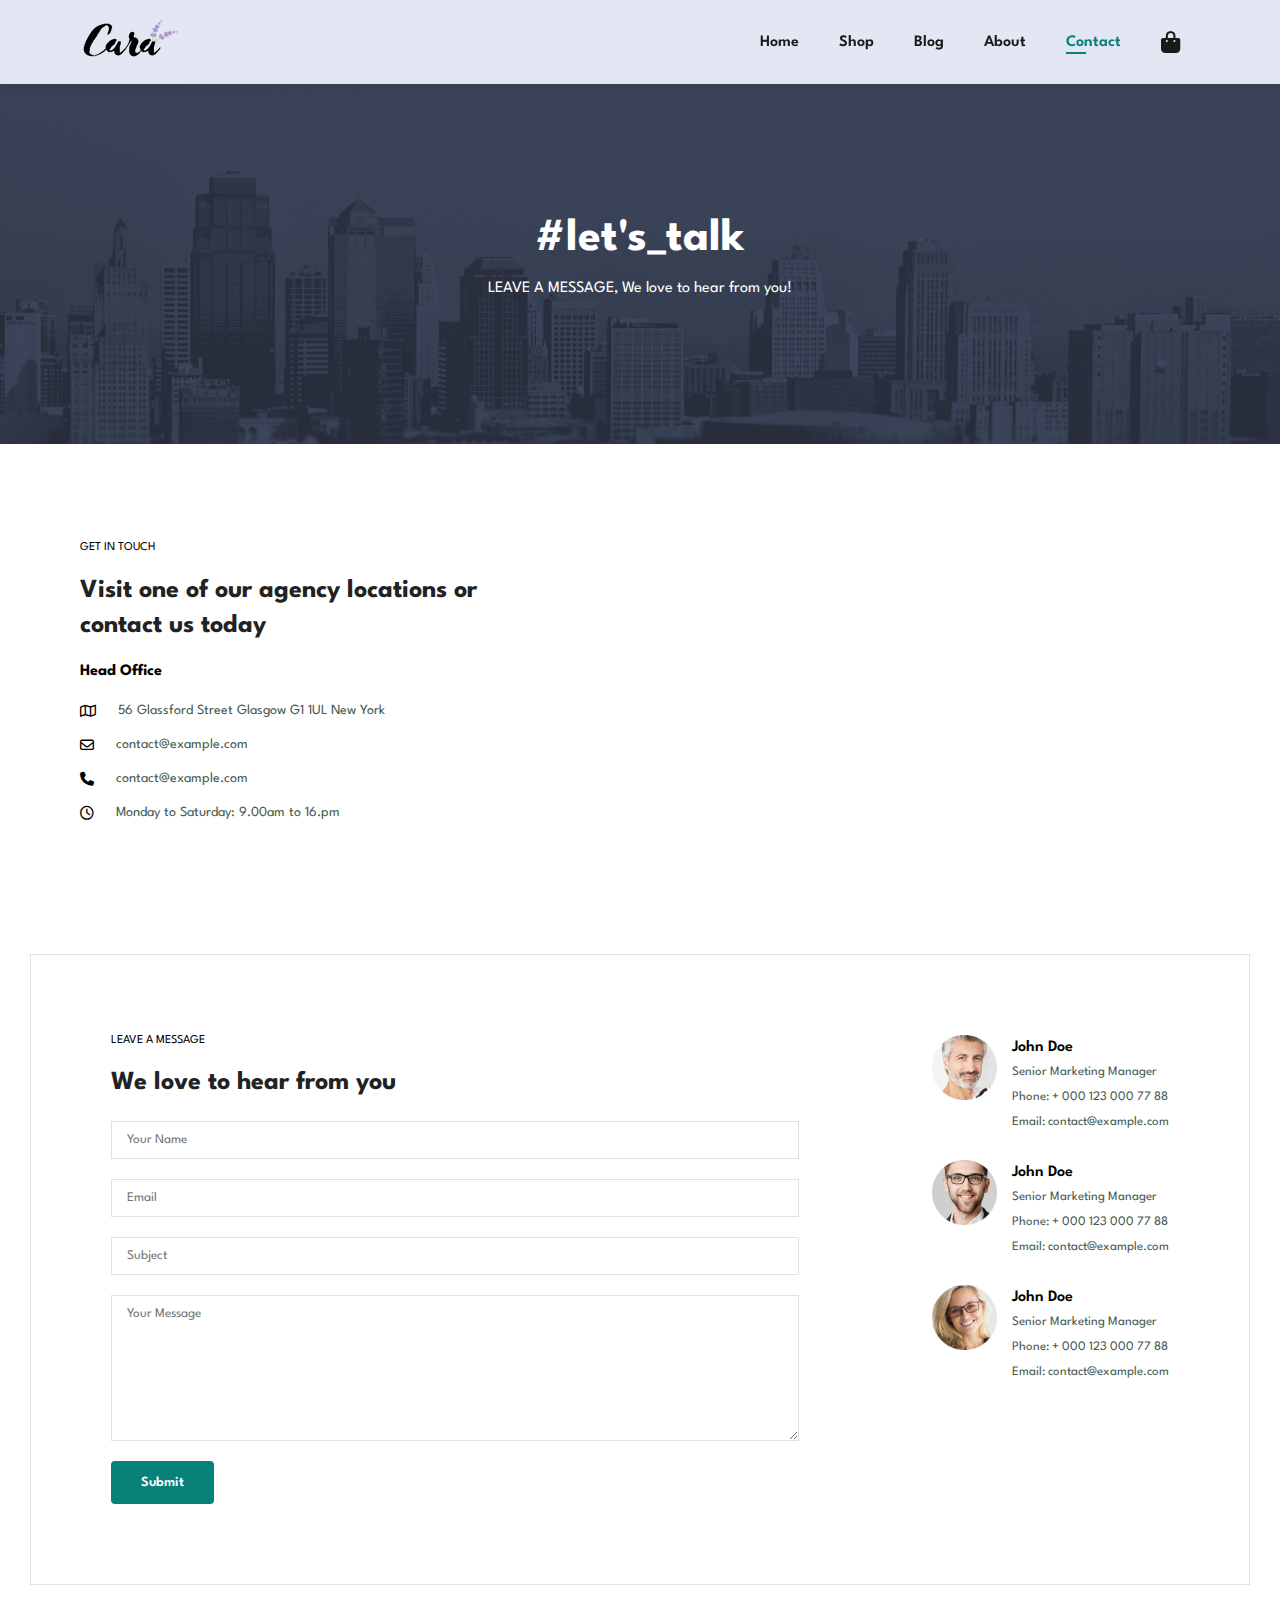
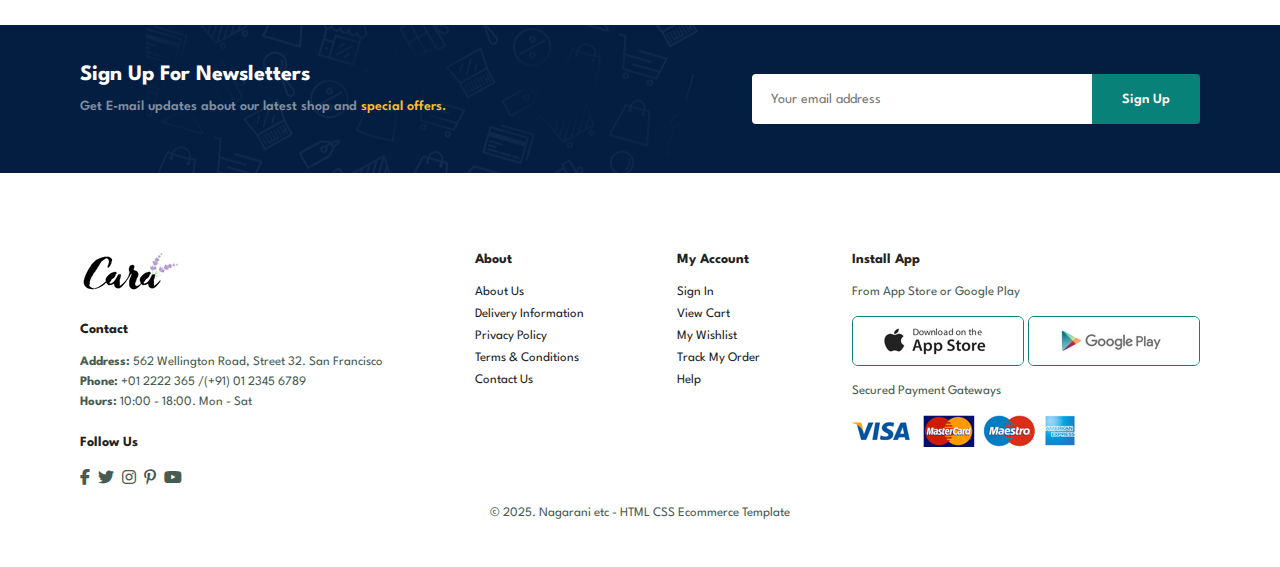
<file: contact.html>
<!DOCTYPE html>
<html lang="en">

<head>
    <meta charset="UTF-8">
    <meta http-equiv="X-UA-Compatible" content="IE=edge">
    <meta name="viewport" content="width=device-width, initial-scale=1.0">
    <title>Cara E-COMMERCE WEBSITE</title>
    <!-- <link rel="stylesheet" href="https://pro.fontawesome.com/releases/v5.10.0/css/all.css" /> -->
    <link rel="stylesheet" href="https://cdnjs.cloudflare.com/ajax/libs/font-awesome/6.4.0/css/all.min.css" />
    <!-- <link rel="stylesheet" href="fontawesome/css/all.css">
    <link rel="stylesheet" href="fontawesome/css/all.min.css">
    <link rel="stylesheet" href="fontawesome/css/fontawesome.min.css"> -->
    <link rel="stylesheet" href="style.css">
</head>

<body>
    <section id="header">
        <a href="index.html"><img src="img/logo.png" class="logo" alt=""></a>

        <div>
            <ul id="navbar">
                <li><a href="index.html">Home</a></li>
                <li><a href="shop.html">Shop</a></li>
                <li><a href="blog.html">Blog</a></li>
                <li><a href="about.html">About</a></li>
                <li><a class="active" href="contact.html">Contact</a></li>
                <li id="lg-bag"><a href="cart.html"><i class="fas fa-bag-shopping"></i></a></li>
                <a href="#" id="close"><i class="fa-solid fa-xmark"></i></a>
            </ul>
        </div>
        <div id="mobile">
            <a href="cart.html"><i class="fa-solid fa-bag-shopping"></i></a>
            <i id="bar" class="fas fa-outdent"></i>
        </div>
    </section>

    <section id="page-header" class="about-header">
        <h2>#let's_talk</h2>
        <p>LEAVE A MESSAGE, We love to hear from you!</p>
    </section>

    <section id="contact-details" class="section-p1">
        <div class="details">
            <span>GET IN TOUCH</span>
            <h2>Visit one of our agency locations or contact us today</h2>
            <h3>Head Office</h3>
            <div>
                <li>
                    <i class="far fa-map"></i>
                    <p>56 Glassford Street Glasgow G1 1UL New York</p>
                </li>
                <li>
                    <i class="far fa-envelope"></i>
                    <p>contact@example.com</p>
                </li>
                <li>
                    <i class="fas fa-phone"></i>
                    <p>contact@example.com</p>
                </li>
                <li>
                    <i class="far fa-clock"></i>
                    <p>Monday to Saturday: 9.00am to 16.pm</p>
                </li>
            </div>
        </div>

        <div class="map">
            <iframe
                src="https://www.google.com/maps/embed?pb=!1m14!1m8!1m3!1d58920.66258837602!2d88.36911819839477!3d22.63359391948611!3m2!1i1024!2i768!4f13.1!3m3!1m2!1s0x39f89d9813ba9649%3A0xb676f39b58baf55f!2s300%2C%20Gopal%20Lal%20Tagore%20Rd%2C%20opposite%20Ramakrishna%20Mission%20School%2C%20Barada%20Basak%20Street%2C%20Ariadaha%2C%20Kolkata%2C%20West%20Bengal%20700036!5e0!3m2!1sen!2sin!4v1688354018211!5m2!1sen!2sin"
                width="600" height="450" style="border:0;" allowfullscreen="" loading="lazy"
                referrerpolicy="no-referrer-when-downgrade"></iframe>
        </div>
    </section>

    <section id="form-details">
        <form action="">
            <span>LEAVE A MESSAGE</span>
            <h2>We love to hear from you</h2>
            <input type="text" placeholder="Your Name">
            <input type="text" placeholder="Email">
            <input type="text" placeholder="Subject">
            <textarea name="" id="" cols="30" rows="10" placeholder="Your Message"></textarea>
            <button class="normal">Submit</button>
        </form>

        <div class="people">
            <div>
                <img src="img/people/1.png" alt="">
                <p><span>John Doe</span> Senior Marketing Manager <br> Phone: + 000 123 000 77 88 <br> Email:
                    contact@example.com</p>
            </div>
            <div>
                <img src="img/people/2.png" alt="">
                <p><span>John Doe</span> Senior Marketing Manager <br> Phone: + 000 123 000 77 88 <br> Email:
                    contact@example.com</p>
            </div>
            <div>
                <img src="img/people/3.png" alt="">
                <p><span>John Doe</span> Senior Marketing Manager <br> Phone: + 000 123 000 77 88 <br> Email:
                    contact@example.com</p>
            </div>
        </div>
    </section>

    <section id="newsletter" class="section-p1 section-m1">
        <div class="newstext">
            <h4>Sign Up For Newsletters</h4>
            <p>Get E-mail updates about our latest shop and <span>special offers.</span></p>
        </div>
        <div class="form">
            <input type="text" placeholder="Your email address">
            <button class="normal">Sign Up</button>
        </div>
    </section>

    <footer class="section-p1">
        <div class="col">
            <img class="logo" src="img/logo.png" alt="">
            <h4>Contact</h4>
            <p><strong>Address: </strong>562 Wellington Road, Street 32. San Francisco</p>
            <p><strong>Phone: </strong>+01 2222 365 /(+91) 01 2345 6789</p>
            <p><strong>Hours: </strong>10:00 - 18:00. Mon - Sat</p>
            <div class="follow">
                <h4>Follow Us</h4>
                <div class="icon">
                    <i class="fab fa-facebook-f"></i>
                    <i class="fab fa-twitter"></i>
                    <i class="fab fa-instagram"></i>
                    <i class="fab fa-pinterest-p"></i>
                    <i class="fab fa-youtube"></i>
                </div>
            </div>
        </div>
        <div class="col">
            <h4>About</h4>
            <a href="#">About Us</a>
            <a href="#">Delivery Information</a>
            <a href="#">Privacy Policy</a>
            <a href="#">Terms & Conditions</a>
            <a href="#">Contact Us</a>
        </div>
        <div class="col">
            <h4>My Account</h4>
            <a href="#">Sign In</a>
            <a href="#">View Cart</a>
            <a href="#">My Wishlist</a>
            <a href="#">Track My Order</a>
            <a href="#">Help</a>
        </div>
        <div class="col install">
            <h4>Install App</h4>
            <p>From App Store or Google Play</p>
            <div class="row">
                <img src="img/pay/app.jpg" alt="">
                <img src="img/pay/play.jpg" alt="">
            </div>
            <p>Secured Payment Gateways</p>
            <img src="img/pay/pay.png" alt="">
        </div>

        <div class="copyright">
            <p>© 2025. Nagarani etc - HTML CSS Ecommerce Template</p>
        </div>
    </footer>
    <script src="script.js"></script>
</body>

</html>
</file>
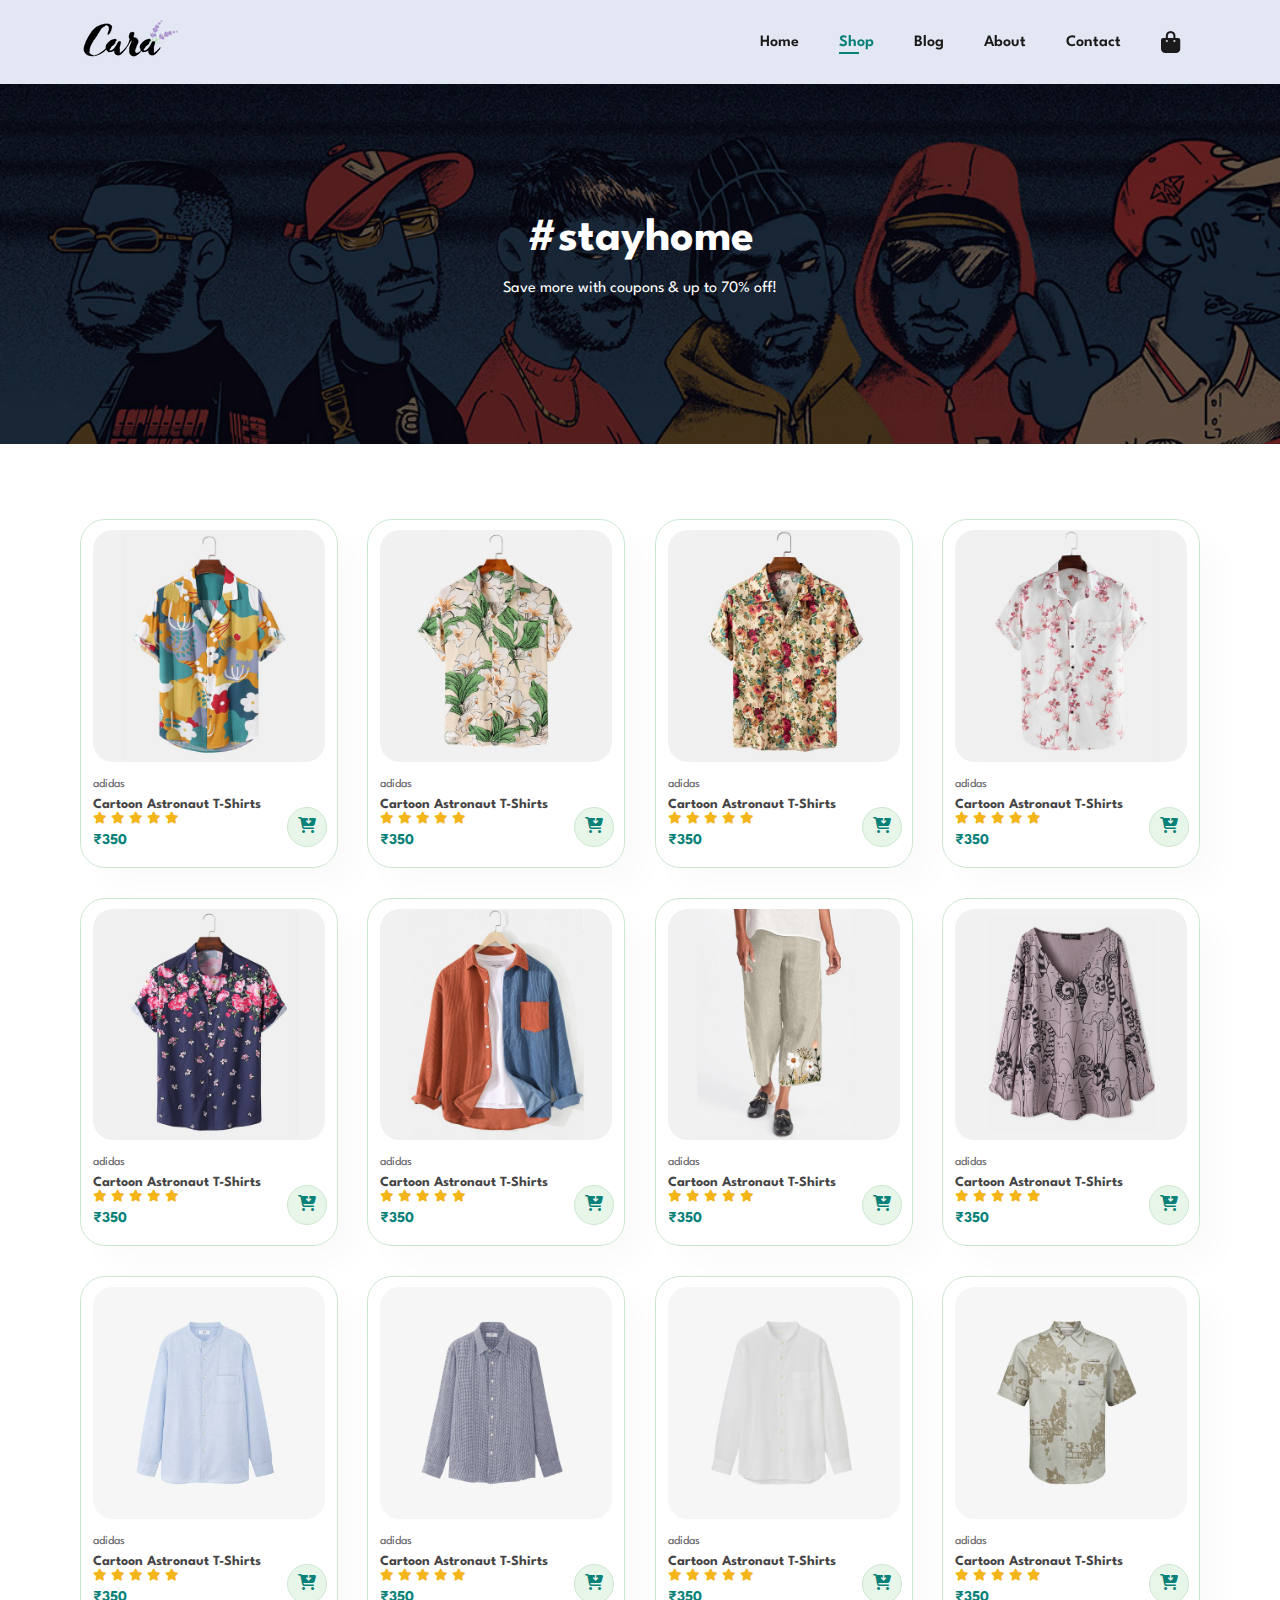
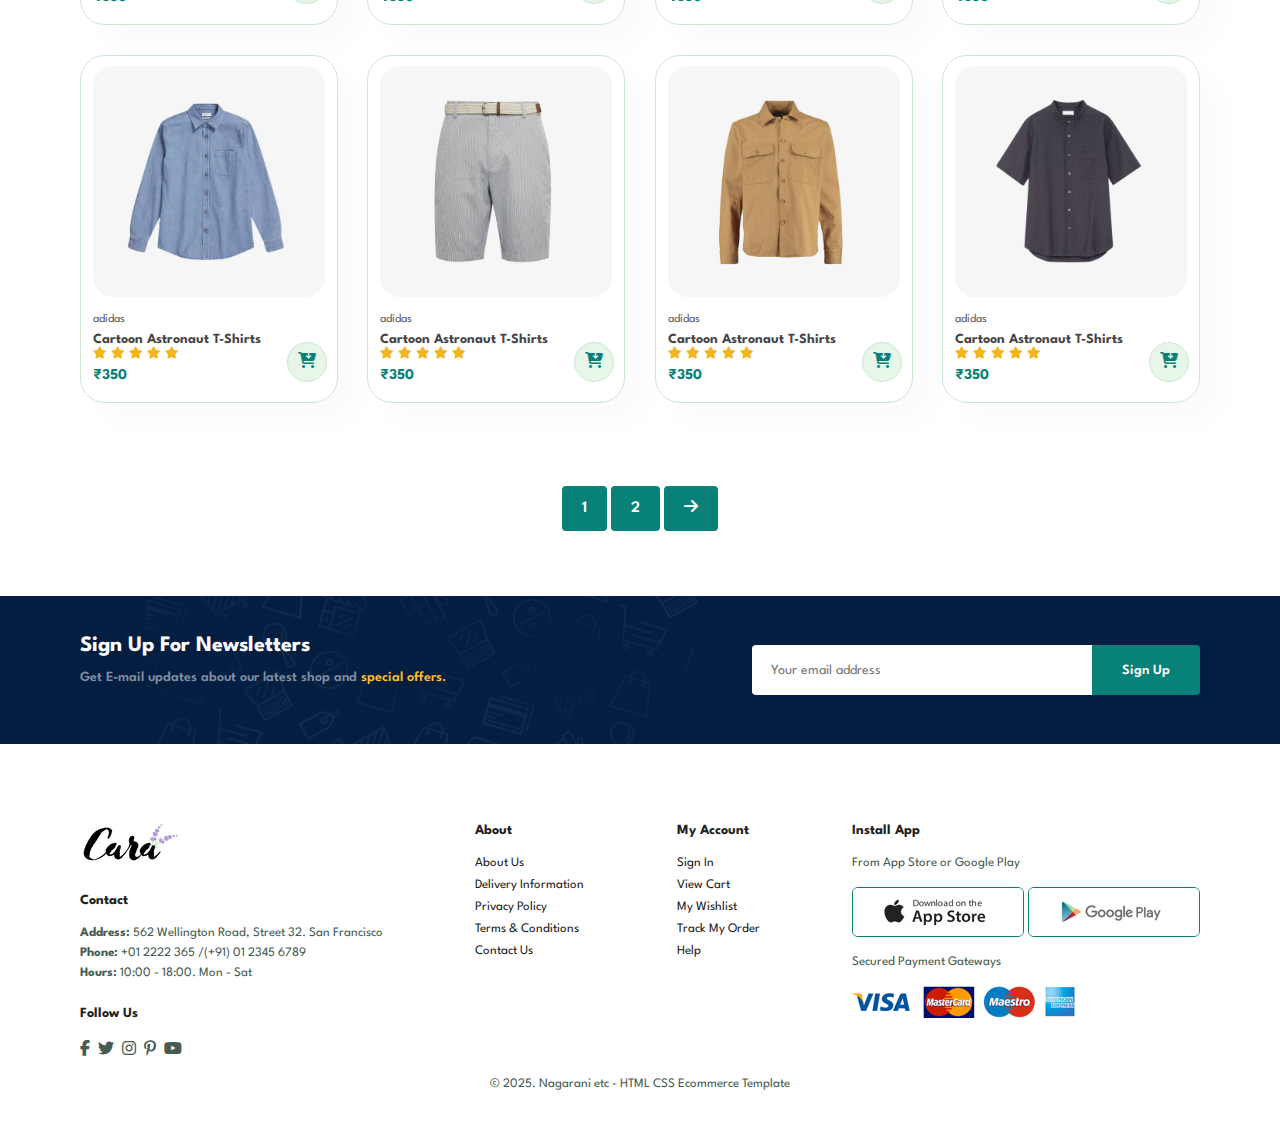
<file: shop.html>
<!DOCTYPE html>
<html lang="en">

<head>
    <meta charset="UTF-8">
    <meta http-equiv="X-UA-Compatible" content="IE=edge">
    <meta name="viewport" content="width=device-width, initial-scale=1.0">
    <title>Cara E-COMMERCE WEBSITE</title>
    <!-- <link rel="stylesheet" href="https://pro.fontawesome.com/releases/v5.10.0/css/all.css" /> -->
    <link rel="stylesheet" href="https://cdnjs.cloudflare.com/ajax/libs/font-awesome/6.4.0/css/all.min.css" />
    <!-- <link rel="stylesheet" href="fontawesome/css/all.css">
    <link rel="stylesheet" href="fontawesome/css/all.min.css">
    <link rel="stylesheet" href="fontawesome/css/fontawesome.min.css"> -->
    <link rel="stylesheet" href="style.css">
</head>

<body>
    <section id="header">
        <a href="index.html"><img src="img/logo.png" class="logo" alt=""></a>

        <div>
            <ul id="navbar">
                <li><a href="index.html">Home</a></li>
                <li><a class="active" href="shop.html">Shop</a></li>
                <li><a href="blog.html">Blog</a></li>
                <li><a href="about.html">About</a></li>
                <li><a href="contact.html">Contact</a></li>
                <li id="lg-bag"><a href="cart.html"><i class="fa-solid fa-bag-shopping"></i></a></li>
                <a href="#" id="close"><i class="fa-solid fa-xmark"></i></a>
            </ul>
        </div>
        <div id="mobile">
            <a href="cart.html"><i class="fa-solid fa-bag-shopping"></i></a>
            <i id="bar" class="fas fa-outdent"></i>
        </div>
    </section>

    <section id="page-header">
        <h2>#stayhome</h2>
        <p>Save more with coupons & up to 70% off!</p>
    </section>

    <section id="product1" class="section-p1">
        <div class="pro-container">
            <div class="pro" onclick="window.location.href='sproduct.html';">
                <img src="img/products/f1.jpg" alt="">
                <div class="des">
                    <span>adidas</span>
                    <h5>Cartoon Astronaut T-Shirts</h5>
                    <div class="star">
                        <i class="fas fa-star"></i>
                        <i class="fas fa-star"></i>
                        <i class="fas fa-star"></i>
                        <i class="fas fa-star"></i>
                        <i class="fas fa-star"></i>
                    </div>
                    <h4>&#x20B9;350</h4>
                </div>
                <div class="cart">
                    <a href="#"><i class="fa-solid fa-cart-arrow-down"></i></a>
                </div>
            </div>

            <div class="pro">
                <img src="img/products/f2.jpg" alt="">
                <div class="des">
                    <span>adidas</span>
                    <h5>Cartoon Astronaut T-Shirts</h5>
                    <div class="star">
                        <i class="fas fa-star"></i>
                        <i class="fas fa-star"></i>
                        <i class="fas fa-star"></i>
                        <i class="fas fa-star"></i>
                        <i class="fas fa-star"></i>
                    </div>
                    <h4>&#x20B9;350</h4>
                </div>
                <div class="cart">
                    <a href="#"><i class="fa-solid fa-cart-arrow-down"></i></a>
                </div>
            </div>
            <div class="pro">
                <img src="img/products/f3.jpg" alt="">
                <div class="des">
                    <span>adidas</span>
                    <h5>Cartoon Astronaut T-Shirts</h5>
                    <div class="star">
                        <i class="fas fa-star"></i>
                        <i class="fas fa-star"></i>
                        <i class="fas fa-star"></i>
                        <i class="fas fa-star"></i>
                        <i class="fas fa-star"></i>
                    </div>
                    <h4>&#x20B9;350</h4>
                </div>
                <div class="cart">
                    <a href="#"><i class="fa-solid fa-cart-arrow-down"></i></a>
                </div>
            </div>
            <div class="pro">
                <img src="img/products/f4.jpg" alt="">
                <div class="des">
                    <span>adidas</span>
                    <h5>Cartoon Astronaut T-Shirts</h5>
                    <div class="star">
                        <i class="fas fa-star"></i>
                        <i class="fas fa-star"></i>
                        <i class="fas fa-star"></i>
                        <i class="fas fa-star"></i>
                        <i class="fas fa-star"></i>
                    </div>
                    <h4>&#x20B9;350</h4>
                </div>
                <div class="cart">
                    <a href="#"><i class="fa-solid fa-cart-arrow-down"></i></a>
                </div>
            </div>
            <div class="pro">
                <img src="img/products/f5.jpg" alt="">
                <div class="des">
                    <span>adidas</span>
                    <h5>Cartoon Astronaut T-Shirts</h5>
                    <div class="star">
                        <i class="fas fa-star"></i>
                        <i class="fas fa-star"></i>
                        <i class="fas fa-star"></i>
                        <i class="fas fa-star"></i>
                        <i class="fas fa-star"></i>
                    </div>
                    <h4>&#x20B9;350</h4>
                </div>
                <div class="cart">
                    <a href="#"><i class="fa-solid fa-cart-arrow-down"></i></a>
                </div>
            </div>
            <div class="pro">
                <img src="img/products/f6.jpg" alt="">
                <div class="des">
                    <span>adidas</span>
                    <h5>Cartoon Astronaut T-Shirts</h5>
                    <div class="star">
                        <i class="fas fa-star"></i>
                        <i class="fas fa-star"></i>
                        <i class="fas fa-star"></i>
                        <i class="fas fa-star"></i>
                        <i class="fas fa-star"></i>
                    </div>
                    <h4>&#x20B9;350</h4>
                </div>
                <div class="cart">
                    <a href="#"><i class="fa-solid fa-cart-arrow-down"></i></a>
                </div>
            </div>
            <div class="pro">
                <img src="img/products/f7.jpg" alt="">
                <div class="des">
                    <span>adidas</span>
                    <h5>Cartoon Astronaut T-Shirts</h5>
                    <div class="star">
                        <i class="fas fa-star"></i>
                        <i class="fas fa-star"></i>
                        <i class="fas fa-star"></i>
                        <i class="fas fa-star"></i>
                        <i class="fas fa-star"></i>
                    </div>
                    <h4>&#x20B9;350</h4>
                </div>
                <div class="cart">
                    <a href="#"><i class="fa-solid fa-cart-arrow-down"></i></a>
                </div>
            </div>
            <div class="pro">
                <img src="img/products/f8.jpg" alt="">
                <div class="des">
                    <span>adidas</span>
                    <h5>Cartoon Astronaut T-Shirts</h5>
                    <div class="star">
                        <i class="fas fa-star"></i>
                        <i class="fas fa-star"></i>
                        <i class="fas fa-star"></i>
                        <i class="fas fa-star"></i>
                        <i class="fas fa-star"></i>
                    </div>
                    <h4>&#x20B9;350</h4>
                </div>
                <div class="cart">
                    <a href="#"><i class="fa-solid fa-cart-arrow-down"></i></a>
                </div>
            </div>
            <div class="pro">
                <img src="img/products/n1.jpg" alt="">
                <div class="des">
                    <span>adidas</span>
                    <h5>Cartoon Astronaut T-Shirts</h5>
                    <div class="star">
                        <i class="fas fa-star"></i>
                        <i class="fas fa-star"></i>
                        <i class="fas fa-star"></i>
                        <i class="fas fa-star"></i>
                        <i class="fas fa-star"></i>
                    </div>
                    <h4>&#x20B9;350</h4>
                </div>
                <div class="cart">
                    <a href="#"><i class="fa-solid fa-cart-arrow-down"></i></a>
                </div>
            </div>

            <div class="pro">
                <img src="img/products/n2.jpg" alt="">
                <div class="des">
                    <span>adidas</span>
                    <h5>Cartoon Astronaut T-Shirts</h5>
                    <div class="star">
                        <i class="fas fa-star"></i>
                        <i class="fas fa-star"></i>
                        <i class="fas fa-star"></i>
                        <i class="fas fa-star"></i>
                        <i class="fas fa-star"></i>
                    </div>
                    <h4>&#x20B9;350</h4>
                </div>
                <div class="cart">
                    <a href="#"><i class="fa-solid fa-cart-arrow-down"></i></a>
                </div>
            </div>
            <div class="pro">
                <img src="img/products/n3.jpg" alt="">
                <div class="des">
                    <span>adidas</span>
                    <h5>Cartoon Astronaut T-Shirts</h5>
                    <div class="star">
                        <i class="fas fa-star"></i>
                        <i class="fas fa-star"></i>
                        <i class="fas fa-star"></i>
                        <i class="fas fa-star"></i>
                        <i class="fas fa-star"></i>
                    </div>
                    <h4>&#x20B9;350</h4>
                </div>
                <div class="cart">
                    <a href="#"><i class="fa-solid fa-cart-arrow-down"></i></a>
                </div>
            </div>
            <div class="pro">
                <img src="img/products/n4.jpg" alt="">
                <div class="des">
                    <span>adidas</span>
                    <h5>Cartoon Astronaut T-Shirts</h5>
                    <div class="star">
                        <i class="fas fa-star"></i>
                        <i class="fas fa-star"></i>
                        <i class="fas fa-star"></i>
                        <i class="fas fa-star"></i>
                        <i class="fas fa-star"></i>
                    </div>
                    <h4>&#x20B9;350</h4>
                </div>
                <div class="cart">
                    <a href="#"><i class="fa-solid fa-cart-arrow-down"></i></a>
                </div>
            </div>
            <div class="pro">
                <img src="img/products/n5.jpg" alt="">
                <div class="des">
                    <span>adidas</span>
                    <h5>Cartoon Astronaut T-Shirts</h5>
                    <div class="star">
                        <i class="fas fa-star"></i>
                        <i class="fas fa-star"></i>
                        <i class="fas fa-star"></i>
                        <i class="fas fa-star"></i>
                        <i class="fas fa-star"></i>
                    </div>
                    <h4>&#x20B9;350</h4>
                </div>
                <div class="cart">
                    <a href="#"><i class="fa-solid fa-cart-arrow-down"></i></a>
                </div>
            </div>
            <div class="pro">
                <img src="img/products/n6.jpg" alt="">
                <div class="des">
                    <span>adidas</span>
                    <h5>Cartoon Astronaut T-Shirts</h5>
                    <div class="star">
                        <i class="fas fa-star"></i>
                        <i class="fas fa-star"></i>
                        <i class="fas fa-star"></i>
                        <i class="fas fa-star"></i>
                        <i class="fas fa-star"></i>
                    </div>
                    <h4>&#x20B9;350</h4>
                </div>
                <div class="cart">
                    <a href="#"><i class="fa-solid fa-cart-arrow-down"></i></a>
                </div>
            </div>
            <div class="pro">
                <img src="img/products/n7.jpg" alt="">
                <div class="des">
                    <span>adidas</span>
                    <h5>Cartoon Astronaut T-Shirts</h5>
                    <div class="star">
                        <i class="fas fa-star"></i>
                        <i class="fas fa-star"></i>
                        <i class="fas fa-star"></i>
                        <i class="fas fa-star"></i>
                        <i class="fas fa-star"></i>
                    </div>
                    <h4>&#x20B9;350</h4>
                </div>
                <div class="cart">
                    <a href="#"><i class="fa-solid fa-cart-arrow-down"></i></a>
                </div>
            </div>
            <div class="pro">
                <img src="img/products/n8.jpg" alt="">
                <div class="des">
                    <span>adidas</span>
                    <h5>Cartoon Astronaut T-Shirts</h5>
                    <div class="star">
                        <i class="fas fa-star"></i>
                        <i class="fas fa-star"></i>
                        <i class="fas fa-star"></i>
                        <i class="fas fa-star"></i>
                        <i class="fas fa-star"></i>
                    </div>
                    <h4>&#x20B9;350</h4>
                </div>
                <div class="cart">
                    <a href="#"><i class="fa-solid fa-cart-arrow-down"></i></a>
                </div>
            </div>
        </div>
    </section>

    <section id="pagination" class="section-p1">
        <a href="#">1</a>
        <a href="#">2</a>
        <a href="#"><i class="fa-solid fa-arrow-right"></i></a>
    </section>

    <section id="newsletter" class="section-p1 section-m1">
        <div class="newstext">
            <h4>Sign Up For Newsletters</h4>
            <p>Get E-mail updates about our latest shop and <span>special offers.</span></p>
        </div>
        <div class="form">
            <input type="text" placeholder="Your email address">
            <button class="normal">Sign Up</button>
        </div>
    </section>

    <footer class="section-p1">
        <div class="col">
            <img class="logo" src="img/logo.png" alt="">
            <h4>Contact</h4>
            <p><strong>Address: </strong>562 Wellington Road, Street 32. San Francisco</p>
            <p><strong>Phone: </strong>+01 2222 365 /(+91) 01 2345 6789</p>
            <p><strong>Hours: </strong>10:00 - 18:00. Mon - Sat</p>
            <div class="follow">
                <h4>Follow Us</h4>
                <div class="icon">
                    <i class="fab fa-facebook-f"></i>
                    <i class="fab fa-twitter"></i>
                    <i class="fab fa-instagram"></i>
                    <i class="fab fa-pinterest-p"></i>
                    <i class="fab fa-youtube"></i>
                </div>
            </div>
        </div>
        <div class="col">
            <h4>About</h4>
            <a href="#">About Us</a>
            <a href="#">Delivery Information</a>
            <a href="#">Privacy Policy</a>
            <a href="#">Terms & Conditions</a>
            <a href="#">Contact Us</a>
        </div>
        <div class="col">
            <h4>My Account</h4>
            <a href="#">Sign In</a>
            <a href="#">View Cart</a>
            <a href="#">My Wishlist</a>
            <a href="#">Track My Order</a>
            <a href="#">Help</a>
        </div>
        <div class="col install">
            <h4>Install App</h4>
            <p>From App Store or Google Play</p>
            <div class="row">
                <img src="img/pay/app.jpg" alt="">
                <img src="img/pay/play.jpg" alt="">
            </div>
            <p>Secured Payment Gateways</p>
            <img src="img/pay/pay.png" alt="">
        </div>

        <div class="copyright">
            <p>© 2025. Nagarani etc - HTML CSS Ecommerce Template</p>
        </div>
    </footer>
    <script src="script.js"></script>
</body>

</html>
</file>
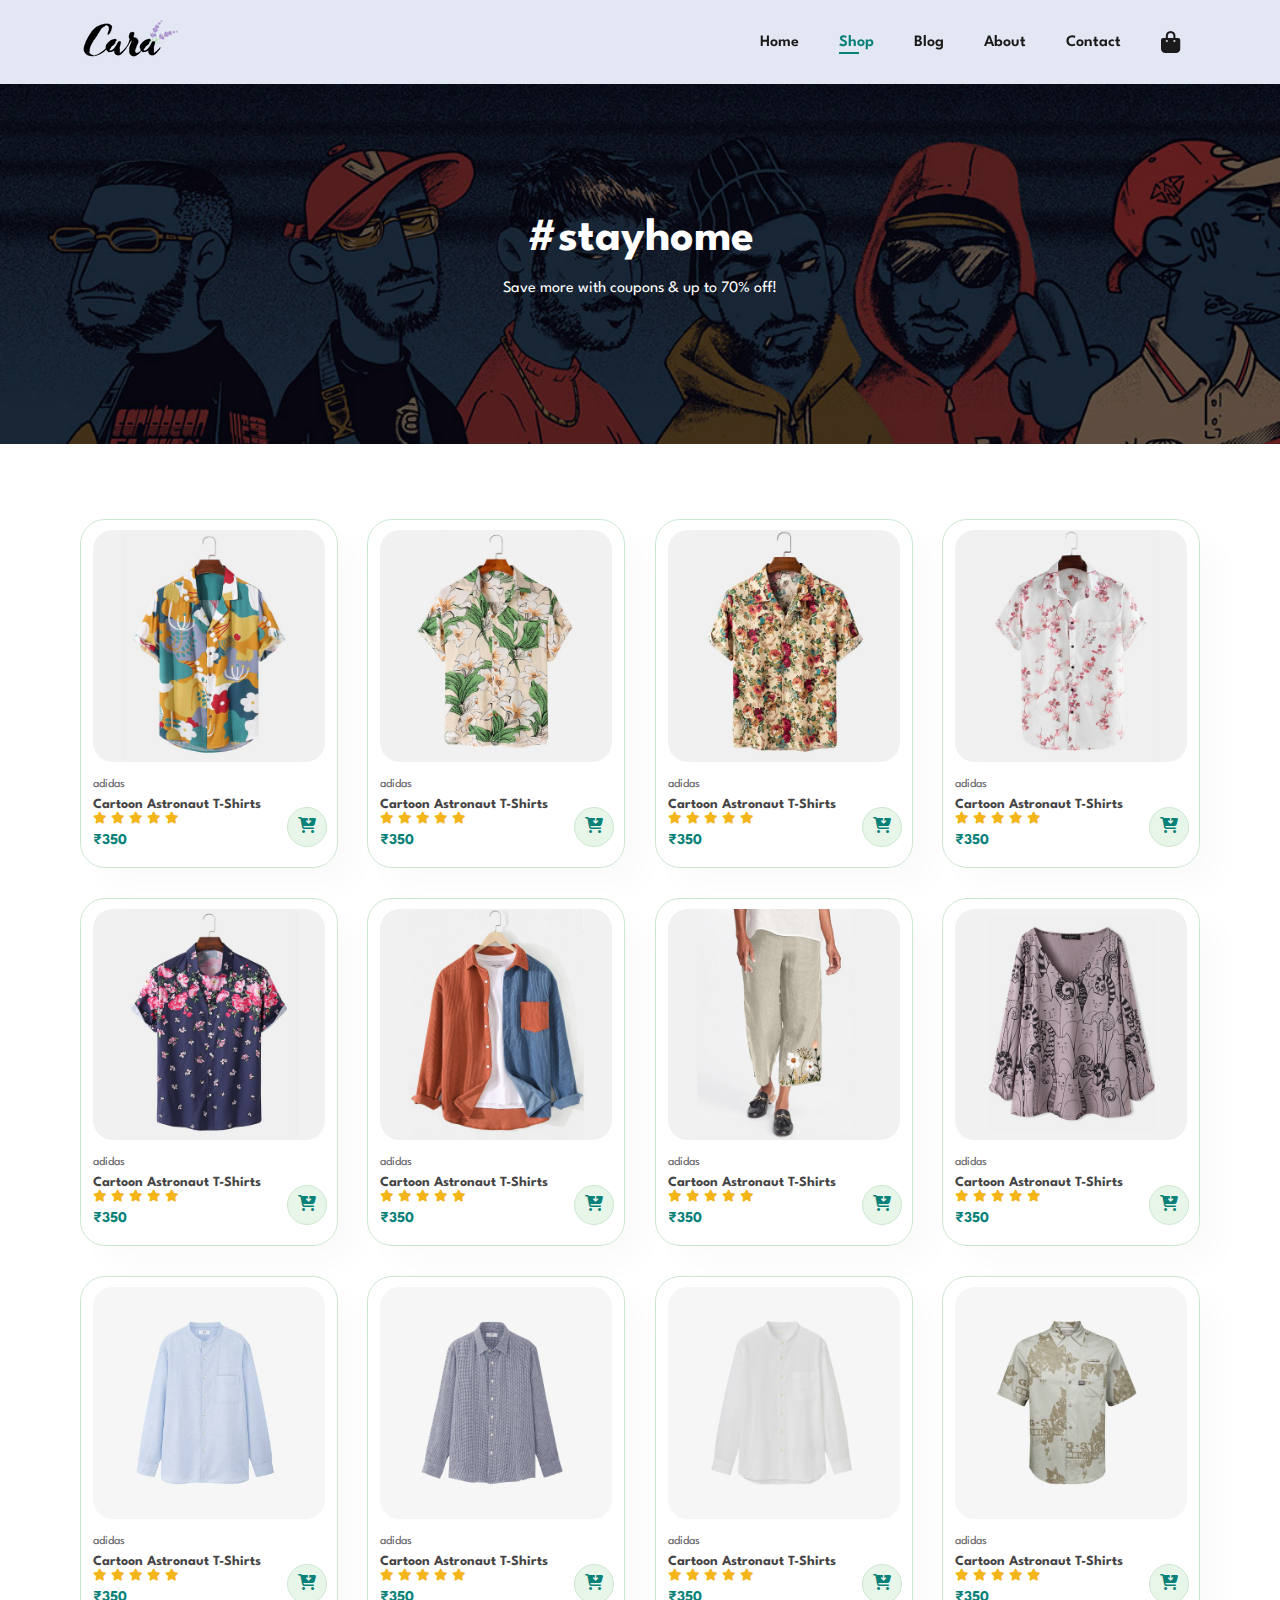
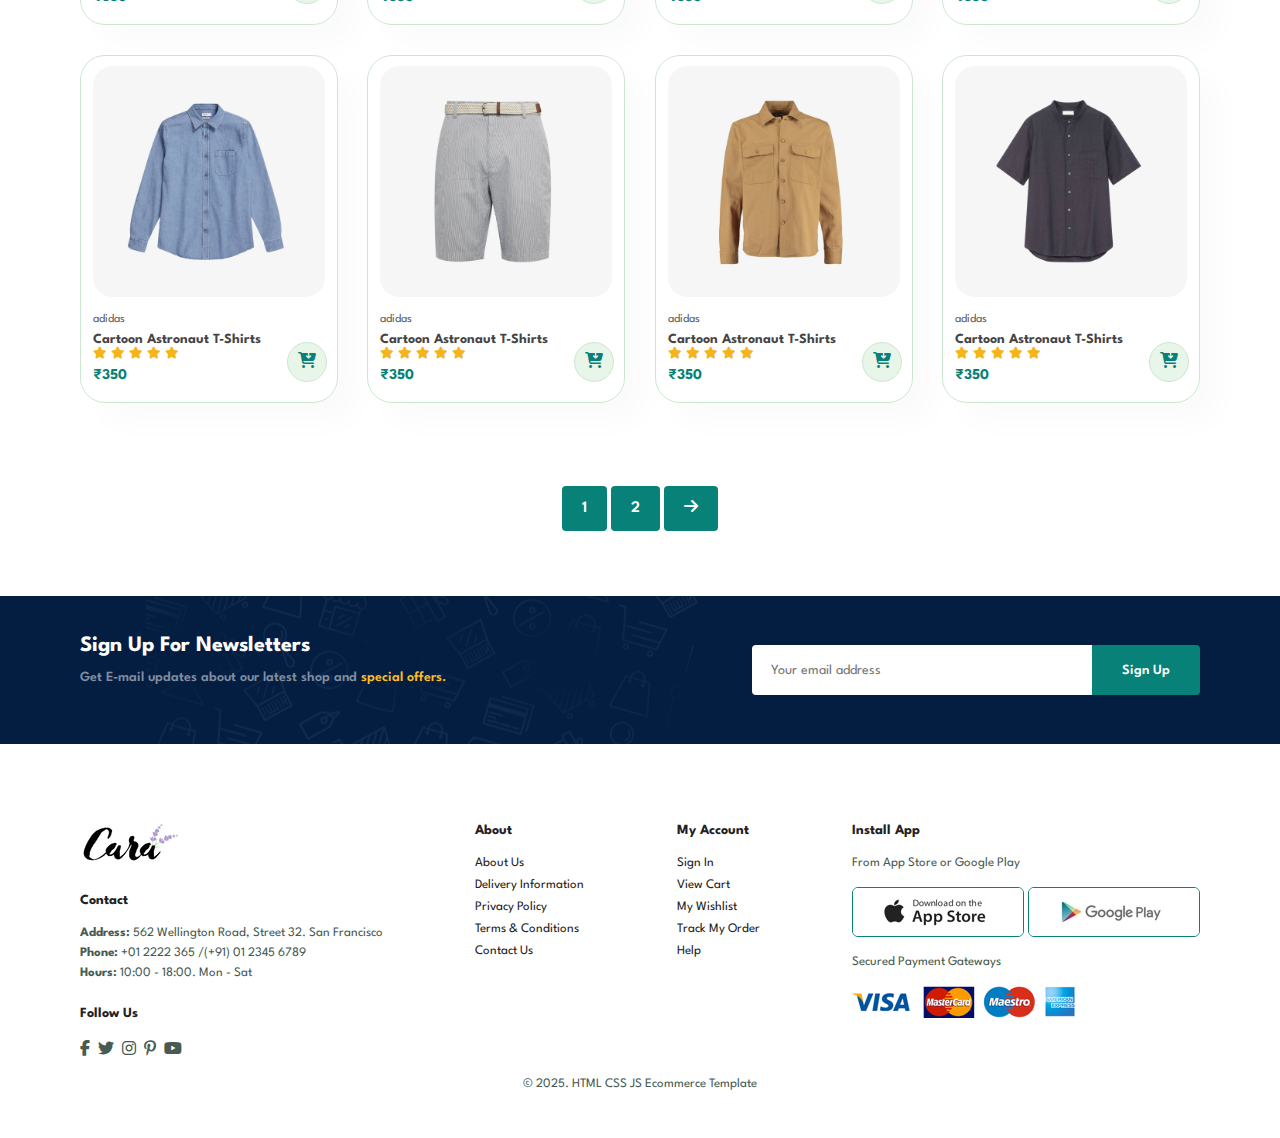
<file: sproduct.html>
<!DOCTYPE html>
<html lang="en">

<head>
    <meta charset="UTF-8">
    <meta http-equiv="X-UA-Compatible" content="IE=edge">
    <meta name="viewport" content="width=device-width, initial-scale=1.0">
    <title>Cara E-COMMERCE WEBSITE</title>
    <!-- <link rel="stylesheet" href="https://pro.fontawesome.com/releases/v5.10.0/css/all.css" /> -->
    <link rel="stylesheet" href="https://cdnjs.cloudflare.com/ajax/libs/font-awesome/6.4.0/css/all.min.css" />
    <!-- <link rel="stylesheet" href="fontawesome/css/all.css">
    <link rel="stylesheet" href="fontawesome/css/all.min.css">
    <link rel="stylesheet" href="fontawesome/css/fontawesome.min.css"> -->
    <link rel="stylesheet" href="style.css">
</head>

<body>
    <section id="header">
        <a href="index.html"><img src="img/logo.png" class="logo" alt=""></a>

        <div>
            <ul id="navbar">
                <li><a href="index.html">Home</a></li>
                <li><a class="active" href="shop.html">Shop</a></li>
                <li><a href="blog.html">Blog</a></li>
                <li><a href="about.html">About</a></li>
                <li><a href="contact.html">Contact</a></li>
                <li id="lg-bag"><a href="cart.html"><i class="fa-solid fa-bag-shopping"></i></a></li>
                <a href="#" id="close"><i class="fa-solid fa-xmark"></i></a>
            </ul>
        </div>
        <div id="mobile">
            <a href="cart.html"><i class="fa-solid fa-bag-shopping"></i></a>
            <i id="bar" class="fas fa-outdent"></i>
        </div>
    </section>

    <section id="page-header">
        <h2>#stayhome</h2>
        <p>Save more with coupons & up to 70% off!</p>
    </section>

    <section id="product1" class="section-p1">
        <div class="pro-container">
            <div class="pro" onclick="window.location.href='sproduct.html';">
                <img src="img/products/f1.jpg" alt="">
                <div class="des">
                    <span>adidas</span>
                    <h5>Cartoon Astronaut T-Shirts</h5>
                    <div class="star">
                        <i class="fas fa-star"></i>
                        <i class="fas fa-star"></i>
                        <i class="fas fa-star"></i>
                        <i class="fas fa-star"></i>
                        <i class="fas fa-star"></i>
                    </div>
                    <h4>&#x20B9;350</h4>
                </div>
                <div class="cart">
                    <a href="#"><i class="fa-solid fa-cart-arrow-down"></i></a>
                </div>
            </div>

            <div class="pro">
                <img src="img/products/f2.jpg" alt="">
                <div class="des">
                    <span>adidas</span>
                    <h5>Cartoon Astronaut T-Shirts</h5>
                    <div class="star">
                        <i class="fas fa-star"></i>
                        <i class="fas fa-star"></i>
                        <i class="fas fa-star"></i>
                        <i class="fas fa-star"></i>
                        <i class="fas fa-star"></i>
                    </div>
                    <h4>&#x20B9;350</h4>
                </div>
                <div class="cart">
                    <a href="#"><i class="fa-solid fa-cart-arrow-down"></i></a>
                </div>
            </div>
            <div class="pro">
                <img src="img/products/f3.jpg" alt="">
                <div class="des">
                    <span>adidas</span>
                    <h5>Cartoon Astronaut T-Shirts</h5>
                    <div class="star">
                        <i class="fas fa-star"></i>
                        <i class="fas fa-star"></i>
                        <i class="fas fa-star"></i>
                        <i class="fas fa-star"></i>
                        <i class="fas fa-star"></i>
                    </div>
                    <h4>&#x20B9;350</h4>
                </div>
                <div class="cart">
                    <a href="#"><i class="fa-solid fa-cart-arrow-down"></i></a>
                </div>
            </div>
            <div class="pro">
                <img src="img/products/f4.jpg" alt="">
                <div class="des">
                    <span>adidas</span>
                    <h5>Cartoon Astronaut T-Shirts</h5>
                    <div class="star">
                        <i class="fas fa-star"></i>
                        <i class="fas fa-star"></i>
                        <i class="fas fa-star"></i>
                        <i class="fas fa-star"></i>
                        <i class="fas fa-star"></i>
                    </div>
                    <h4>&#x20B9;350</h4>
                </div>
                <div class="cart">
                    <a href="#"><i class="fa-solid fa-cart-arrow-down"></i></a>
                </div>
            </div>
            <div class="pro">
                <img src="img/products/f5.jpg" alt="">
                <div class="des">
                    <span>adidas</span>
                    <h5>Cartoon Astronaut T-Shirts</h5>
                    <div class="star">
                        <i class="fas fa-star"></i>
                        <i class="fas fa-star"></i>
                        <i class="fas fa-star"></i>
                        <i class="fas fa-star"></i>
                        <i class="fas fa-star"></i>
                    </div>
                    <h4>&#x20B9;350</h4>
                </div>
                <div class="cart">
                    <a href="#"><i class="fa-solid fa-cart-arrow-down"></i></a>
                </div>
            </div>
            <div class="pro">
                <img src="img/products/f6.jpg" alt="">
                <div class="des">
                    <span>adidas</span>
                    <h5>Cartoon Astronaut T-Shirts</h5>
                    <div class="star">
                        <i class="fas fa-star"></i>
                        <i class="fas fa-star"></i>
                        <i class="fas fa-star"></i>
                        <i class="fas fa-star"></i>
                        <i class="fas fa-star"></i>
                    </div>
                    <h4>&#x20B9;350</h4>
                </div>
                <div class="cart">
                    <a href="#"><i class="fa-solid fa-cart-arrow-down"></i></a>
                </div>
            </div>
            <div class="pro">
                <img src="img/products/f7.jpg" alt="">
                <div class="des">
                    <span>adidas</span>
                    <h5>Cartoon Astronaut T-Shirts</h5>
                    <div class="star">
                        <i class="fas fa-star"></i>
                        <i class="fas fa-star"></i>
                        <i class="fas fa-star"></i>
                        <i class="fas fa-star"></i>
                        <i class="fas fa-star"></i>
                    </div>
                    <h4>&#x20B9;350</h4>
                </div>
                <div class="cart">
                    <a href="#"><i class="fa-solid fa-cart-arrow-down"></i></a>
                </div>
            </div>
            <div class="pro">
                <img src="img/products/f8.jpg" alt="">
                <div class="des">
                    <span>adidas</span>
                    <h5>Cartoon Astronaut T-Shirts</h5>
                    <div class="star">
                        <i class="fas fa-star"></i>
                        <i class="fas fa-star"></i>
                        <i class="fas fa-star"></i>
                        <i class="fas fa-star"></i>
                        <i class="fas fa-star"></i>
                    </div>
                    <h4>&#x20B9;350</h4>
                </div>
                <div class="cart">
                    <a href="#"><i class="fa-solid fa-cart-arrow-down"></i></a>
                </div>
            </div>
            <div class="pro">
                <img src="img/products/n1.jpg" alt="">
                <div class="des">
                    <span>adidas</span>
                    <h5>Cartoon Astronaut T-Shirts</h5>
                    <div class="star">
                        <i class="fas fa-star"></i>
                        <i class="fas fa-star"></i>
                        <i class="fas fa-star"></i>
                        <i class="fas fa-star"></i>
                        <i class="fas fa-star"></i>
                    </div>
                    <h4>&#x20B9;350</h4>
                </div>
                <div class="cart">
                    <a href="#"><i class="fa-solid fa-cart-arrow-down"></i></a>
                </div>
            </div>

            <div class="pro">
                <img src="img/products/n2.jpg" alt="">
                <div class="des">
                    <span>adidas</span>
                    <h5>Cartoon Astronaut T-Shirts</h5>
                    <div class="star">
                        <i class="fas fa-star"></i>
                        <i class="fas fa-star"></i>
                        <i class="fas fa-star"></i>
                        <i class="fas fa-star"></i>
                        <i class="fas fa-star"></i>
                    </div>
                    <h4>&#x20B9;350</h4>
                </div>
                <div class="cart">
                    <a href="#"><i class="fa-solid fa-cart-arrow-down"></i></a>
                </div>
            </div>
            <div class="pro">
                <img src="img/products/n3.jpg" alt="">
                <div class="des">
                    <span>adidas</span>
                    <h5>Cartoon Astronaut T-Shirts</h5>
                    <div class="star">
                        <i class="fas fa-star"></i>
                        <i class="fas fa-star"></i>
                        <i class="fas fa-star"></i>
                        <i class="fas fa-star"></i>
                        <i class="fas fa-star"></i>
                    </div>
                    <h4>&#x20B9;350</h4>
                </div>
                <div class="cart">
                    <a href="#"><i class="fa-solid fa-cart-arrow-down"></i></a>
                </div>
            </div>
            <div class="pro">
                <img src="img/products/n4.jpg" alt="">
                <div class="des">
                    <span>adidas</span>
                    <h5>Cartoon Astronaut T-Shirts</h5>
                    <div class="star">
                        <i class="fas fa-star"></i>
                        <i class="fas fa-star"></i>
                        <i class="fas fa-star"></i>
                        <i class="fas fa-star"></i>
                        <i class="fas fa-star"></i>
                    </div>
                    <h4>&#x20B9;350</h4>
                </div>
                <div class="cart">
                    <a href="#"><i class="fa-solid fa-cart-arrow-down"></i></a>
                </div>
            </div>
            <div class="pro">
                <img src="img/products/n5.jpg" alt="">
                <div class="des">
                    <span>adidas</span>
                    <h5>Cartoon Astronaut T-Shirts</h5>
                    <div class="star">
                        <i class="fas fa-star"></i>
                        <i class="fas fa-star"></i>
                        <i class="fas fa-star"></i>
                        <i class="fas fa-star"></i>
                        <i class="fas fa-star"></i>
                    </div>
                    <h4>&#x20B9;350</h4>
                </div>
                <div class="cart">
                    <a href="#"><i class="fa-solid fa-cart-arrow-down"></i></a>
                </div>
            </div>
            <div class="pro">
                <img src="img/products/n6.jpg" alt="">
                <div class="des">
                    <span>adidas</span>
                    <h5>Cartoon Astronaut T-Shirts</h5>
                    <div class="star">
                        <i class="fas fa-star"></i>
                        <i class="fas fa-star"></i>
                        <i class="fas fa-star"></i>
                        <i class="fas fa-star"></i>
                        <i class="fas fa-star"></i>
                    </div>
                    <h4>&#x20B9;350</h4>
                </div>
                <div class="cart">
                    <a href="#"><i class="fa-solid fa-cart-arrow-down"></i></a>
                </div>
            </div>
            <div class="pro">
                <img src="img/products/n7.jpg" alt="">
                <div class="des">
                    <span>adidas</span>
                    <h5>Cartoon Astronaut T-Shirts</h5>
                    <div class="star">
                        <i class="fas fa-star"></i>
                        <i class="fas fa-star"></i>
                        <i class="fas fa-star"></i>
                        <i class="fas fa-star"></i>
                        <i class="fas fa-star"></i>
                    </div>
                    <h4>&#x20B9;350</h4>
                </div>
                <div class="cart">
                    <a href="#"><i class="fa-solid fa-cart-arrow-down"></i></a>
                </div>
            </div>
            <div class="pro">
                <img src="img/products/n8.jpg" alt="">
                <div class="des">
                    <span>adidas</span>
                    <h5>Cartoon Astronaut T-Shirts</h5>
                    <div class="star">
                        <i class="fas fa-star"></i>
                        <i class="fas fa-star"></i>
                        <i class="fas fa-star"></i>
                        <i class="fas fa-star"></i>
                        <i class="fas fa-star"></i>
                    </div>
                    <h4>&#x20B9;350</h4>
                </div>
                <div class="cart">
                    <a href="#"><i class="fa-solid fa-cart-arrow-down"></i></a>
                </div>
            </div>
        </div>
    </section>

    <section id="pagination" class="section-p1">
        <a href="#">1</a>
        <a href="#">2</a>
        <a href="#"><i class="fa-solid fa-arrow-right"></i></a>
    </section>

    <section id="newsletter" class="section-p1 section-m1">
        <div class="newstext">
            <h4>Sign Up For Newsletters</h4>
            <p>Get E-mail updates about our latest shop and <span>special offers.</span></p>
        </div>
        <div class="form">
            <input type="text" placeholder="Your email address">
            <button class="normal">Sign Up</button>
        </div>
    </section>

    <footer class="section-p1">
        <div class="col">
            <img class="logo" src="img/logo.png" alt="">
            <h4>Contact</h4>
            <p><strong>Address: </strong>562 Wellington Road, Street 32. San Francisco</p>
            <p><strong>Phone: </strong>+01 2222 365 /(+91) 01 2345 6789</p>
            <p><strong>Hours: </strong>10:00 - 18:00. Mon - Sat</p>
            <div class="follow">
                <h4>Follow Us</h4>
                <div class="icon">
                    <i class="fab fa-facebook-f"></i>
                    <i class="fab fa-twitter"></i>
                    <i class="fab fa-instagram"></i>
                    <i class="fab fa-pinterest-p"></i>
                    <i class="fab fa-youtube"></i>
                </div>
            </div>
        </div>
        <div class="col">
            <h4>About</h4>
            <a href="#">About Us</a>
            <a href="#">Delivery Information</a>
            <a href="#">Privacy Policy</a>
            <a href="#">Terms & Conditions</a>
            <a href="#">Contact Us</a>
        </div>
        <div class="col">
            <h4>My Account</h4>
            <a href="#">Sign In</a>
            <a href="#">View Cart</a>
            <a href="#">My Wishlist</a>
            <a href="#">Track My Order</a>
            <a href="#">Help</a>
        </div>
        <div class="col install">
            <h4>Install App</h4>
            <p>From App Store or Google Play</p>
            <div class="row">
                <img src="img/pay/app.jpg" alt="">
                <img src="img/pay/play.jpg" alt="">
            </div>
            <p>Secured Payment Gateways</p>
            <img src="img/pay/pay.png" alt="">
        </div>

        <div class="copyright">
            <p>© 2025. HTML CSS JS Ecommerce Template</p>
        </div>
    </footer>
    <script src="script.js"></script>
</body>

</html>
</file>
<file: style.css>
@import url("https://fonts.googleapis.com/css2?family=Spartan:wght@100;200;300;400;500;600;700;800;900&display=swap");
* {
  margin: 0;
  padding: 0;
  box-sizing: border-box;
  font-family: "Spartan", sans-serif;
}

html {
  scroll-behavior: smooth;
}

/* Global Styles */

h1 {
  font-size: 50px;
  line-height: 64px;
  color: #222;
}

h2 {
  font-size: 46px;
  line-height: 54px;
  color: #222;
}

h4 {
  font-size: 20px;
  color: #222;
}

h6 {
  font-weight: 700;
  font-size: 12px;
}

p {
  font-size: 16px;
  color: #465b52;
  margin: 15px 0 20px 0;
}

.section-p1 {
  padding: 40px 80px;
}

.section-m1 {
  margin: 40px 0;
}

button.normal {
  font-size: 14px;
  font-weight: 600;
  padding: 15px 30px;
  color: #000;
  background-color: #fff;
  border-radius: 4px;
  cursor: pointer;
  border: none;
  outline: none;
  transition: 0.2s;
}

button.white {
  font-size: 13px;
  font-weight: 600;
  padding: 11px 18px;
  color: #fff;
  background-color: transparent;
  cursor: pointer;
  border: 1px solid white;
  outline: none;
  transition: 0.2s;
}

body {
  width: 100%;
}


/* Header Start */
#header {
  display: flex;
  align-items: center;
  justify-content: space-between;
  padding: 20px 80px;
  background-color: #E3E6F3;
  box-shadow: 0 5px 15px rgb(0, 0, 0, 0.06);
  z-index: 999;
  position: sticky;
  top: 0;
  left: 0;
}

#navbar {
  display: flex;
  align-items: center;
  justify-content: center;
}

#navbar.active {
  right: 0px;
}

#navbar li {
  list-style: none;
  padding: 0 20px;
  position: relative;
}

#navbar li a {
  text-decoration: none;
  font-size: 16px;
  font-weight: 620;
  color: #1a1a1a;
  transition: 0.2s ease;
}

#navbar li a:hover,
#navbar li a.active {
  color: #088178;
}

#navbar li a.active::after,
#navbar li a:hover::after {
  content: "";
  width: 20px;
  height: 2px;
  background-color: #088178;
  position: absolute;
  bottom: -4px;
  left: 20px;
}

#navbar li a i {
  font-size: 22px;
}

#mobile {
  display: none;
  align-items: center;
}

#close {
  display: none;
}

/* Home Page */
#hero{
  background-image: url("img/hero4.png");
  height: 80vh;
  width: 100%;
  background-size: cover;
  background-position: top 25% right 0;
  padding: 0 80px;
  display: flex;
  flex-direction: column;
  justify-content: center;
  align-items: flex-start;
}

#hero h4 {
  padding-bottom: 15px;
  color: #222222ce;
}

#hero h1 {
  color: #088178;
}

#hero button {

  background-image: url("img/button.png");
  background-color: transparent;
  color: #088178;
  border: 0;
  padding: 14px 80px 14px 65px;
  background-repeat: no-repeat;
  cursor: pointer;
  font-weight: 700;
  font-size: 15px;
}

#feature {
  display: flex;
  flex-wrap: wrap;
  align-items: center;
  justify-content: space-between;
}

#feature .fe-box {
  width: 180px;
  text-align: center;
  padding: 25px 15px;
  box-shadow: 20px 20px 34px rgb(0, 0, 0, 0.03);
  border: 1px solid #cce7d0;
  border-radius: 4px;
  margin: 15px 0;
}

#feature .fe-box:hover {
  box-shadow: 10px 10px 54px rgb(70, 62, 221, 0.01);
}

#feature .fe-box img {
  width: 100%;
  margin-bottom: 10px;
}

#feature .fe-box h6 {
  display: inline-block;
  padding: 9px 8px 6px 8px;
  line-height: 1;
  border-radius: 4px;
  color: #088178;
  background-color: #fddde4;
}

#feature .fe-box:nth-child(2) h6 {
  background-color: #cdebbe;
}

#feature .fe-box:nth-child(3) h6 {
  background-color: #d1e8f2;
}

#feature .fe-box:nth-child(4) h6 {
  background-color: #cdd4f8;
}

#feature .fe-box:nth-child(5) h6 {
  background-color: #f6dbf6;
}

#feature .fe-box:nth-child(6) h6 {
  background-color: #fff2e5;
}

#product1 {
  text-align: center;
}

#product1 .pro-container {
  display: flex;
  flex-wrap: wrap;
  justify-content: space-between;
  padding-top: 20px;
}

#product1 .pro {
  width: 23%;
  min-width: 250px;
  padding: 10px 12px;
  border: 1px solid #cce7d0;
  border-radius: 25px;
  cursor: pointer;
  box-shadow: 20px 20px 30px rgba(0, 0, 0, 0.02);
  margin: 15px 0;
  transition: 0.2s ease;
  position: relative;
}

#product1 .pro:hover {
  box-shadow: 20px 20px 30px rgba(0, 0, 0, 0.06);
  
}

#product1 .pro img {
  width: 100%;
  border-radius: 20px;
}

#product1 .pro .des {
  text-align: start;
  padding: 10px 0;
}

#product1 .pro .des span {
  color: #606063;
  font-size: 12px;
}

#product1 .pro .des h5 {
  padding-top: 7px;
  color: #1a1a1ad2;
  font-size: 14px;
}

#product1 .pro .des i {
  font-size: 12px;
  color: rgb(243, 181, 25);
}

#product1 .pro .des h4 {
  padding-top: 7px;
  font-size: 15px;
  font-weight: 700;
  color: #088178;
}

#product1 .pro .cart {
  width: 40px;
  height: 40px;
  line-height: 40px;
  border-radius: 50px;
  background-color: #e8f6ea;
  font-weight: 500;
  border: 1px solid #cce7d0;
  position: absolute;
  bottom:  20px;
  right: 10px;
  transition: .2s ease;
}

#product1 .pro .cart i {
  color: #088178;
}

#product1 .pro .cart:hover {
  background-color: #088178;
  color: #e8f6ea;
}

#product1 .pro .cart:hover i {
  color: #e8f6ea;
}

#banner {
  width: 100%;
  height: 40vh;
  background-image: url("img/banner/b2.jpg");
  background-size: cover;
  background-position: center;
  display: flex;
  flex-direction: column;
  justify-content: center;
  align-items: center;
  text-align: center;
}

#banner h4{
  color: #fff;
  font-size: 16px;
}

#banner h2{
  color: #fff;
  font-size: 30px;
  padding: 10px;
}

#banner span{
  color: #ef3636;
}

#banner button:hover {
  background-color: #088178;
  color: #fff;
}

#sm-banner {
  display: flex;
  flex-wrap: wrap;
  justify-content: space-between;
}

#sm-banner .banner-box {
  /* min-width: 580px; */
  /* min-width: 620px; */
  min-width: 48.58%;
  height: 50vh;
  padding: 30px;
  background-size: cover;
  background-position: center;
  display: flex;
  flex-direction: column;
  justify-content: center;
  align-items: flex-start;
}

#sm-banner h4 {
  color: #fff;
  font-size: 20px;
  font-weight: 300;
}

#sm-banner h2 {
  color: #fff;
  font-size: 28px;
  font-weight: 800;
}

#sm-banner span {
  color: #fff;
  font-size: 14px;
  font-weight: 500;
  padding-bottom: 15px;
}

#sm-banner .banner-box:hover button{
  background-color: #088178;
  border: 1px solid #088178;
}

#sm-banner .banner-box1 {
  background-image: url("img/banner/b17.jpg");
}

#sm-banner .banner-box2 {
  background-image: url("img/banner/b10.jpg");
}

#banner3 {
  display: flex;
  flex-wrap: wrap;
  justify-content: space-between;
  padding: 0 80px;
}

#banner3 .banner-box {
  min-width: 29%;
  height: 30vh;
  padding: 20px;
  margin-bottom: 20px;
  background-size: cover;
  background-position: center;
  display: flex;
  flex-direction: column;
  justify-content: center;
  align-items: flex-start;
}

#banner3 h2 {
  color: #fff;
  font-weight: 900;
  font-size: 22px
}

#banner3 h3 {
  color: #ec544e;
  font-weight: 800;
  font-size: 15px
}

#banner3 .banner-box1 {
  background-image: url("img/banner/b7.jpg");
}

#banner3 .banner-box2 {
  min-width: 35%;
  background-image: url("img/banner/b4.jpg");
}

#banner3 .banner-box3 {
  background-image: url("img/banner/b18.jpg");
}

#newsletter{
  background-image: url("img/banner/b14.png");
  background-repeat: no-repeat;
  background-position: 20% 30%;
  background-color: #041e42;
  padding: 40px 80px;
  display: flex;
  flex-wrap: wrap;
  justify-content: space-between;
  align-items: center;
  
}

#newsletter h4 {
  font-size: 22px;
  font-weight: 700;
  color: #fff;
}

#newsletter p {
  font-size: 14px;
  font-weight: 600;
  color: #818ea0;
}

#newsletter p span {
  color: #ffbd27;
}

#newsletter .form {
  display: flex;
  width: 40%;
}

#newsletter .form input {
  width: 100%;
  height: 3.125rem;
  padding: 0 1.25em;
  font-size: 14px;
  border: 1px solid transparent;
  border-radius: 4px;
  outline: none;
  border-top-right-radius: 0;
  border-bottom-right-radius: 0;
}

#newsletter .form button {
  background-color: #088178;
  color: #fff;
  white-space: nowrap;
  border-top-left-radius: 0;
  border-bottom-left-radius: 0;
}

footer {
  display: flex;
  flex-wrap: wrap;
  justify-content: space-between;
}

footer .col {
  display: flex;
  flex-direction: column;
  align-items: flex-start;
  margin-bottom: 20px;
}

footer .logo {
  margin-bottom: 30px;
}

footer h4 {
  font-size: 14px;
  margin-bottom: 20px;
}

footer p {
  font-size: 13px;
  margin: 0 0 8px 0;
}

footer a {
  font-size: 13px;
  margin-bottom: 10px;
  color: #222;
  text-decoration: none;
}

footer .follow {
  margin-top: 20px;
}

footer .follow i{
  padding-right: 4px;
  color: #465b52;
  cursor: pointer;
}

footer .install .row img {
  border: 1px solid #088178;
  border-radius: 6px;
}

footer .install img {
  margin: 10px 0 15px 0;
}

footer .follow i:hover,
footer a:hover {
  color: #088178;
}

footer .copyright {
  width: 100%;
  text-align: center;
}



/* Shope Page */
#page-header {
  width: 100%;
  height: 40vh;
  padding: 14px;
  background-image: url("img/banner/b1.jpg");
  background-size: cover;
  display: flex;
  flex-direction: column;
  justify-content: center;
  text-align: center;
}

#page-header h2,
#page-header p {
  color: #fff;
}

#pagination {
  text-align: center;
}

#pagination a {
  padding: 15px 20px;
  color: #fff;
  background-color: #088178;
  font-weight: 600;
  border-radius: 4px;
  text-decoration: none;
}

#pagination a i {
  font-size: 16px;
  font-weight: 600;
}


/* Single Product */
#prodetailes {
  margin-top: 20px;
  display: flex;
}

#prodetailes .single-pro-image {
  width: 40%;
  margin-right: 50px;
}

.small-img-group {
  display: flex;
  justify-content: space-between;
}

.small-img-col {
  flex-basis: 24%;
  cursor: pointer;
}

#prodetailes .single-pro-details {
  width: 50%;
  padding-top: 30px;
}

#prodetailes .single-pro-details h4 {
  padding: 40px 0 20px 0;
}

#prodetailes .single-pro-details h2 {
  font-size: 26px;
}

#prodetailes .single-pro-details select {
  padding: 5px 10px;
  margin-bottom: 10px;
  display: block;
}

#prodetailes .single-pro-details select:focus {
  outline: none;
}

#prodetailes .single-pro-details input {
  width: 50px;
  height: 47px;
  padding-left: 10px;
  font-size: 16px;
  margin-right: 10px;
  /* outline: none; */
}

#prodetailes .single-pro-details input:focus {
  outline: none;
}

#prodetailes .single-pro-details button {
  background-color: #088178;
  color: #fff;
}

#prodetailes .single-pro-details span {
  line-height: 25px;
}

/* Blog Page */
#page-header.blog-header {
  background-image: url(img/banner/b19.jpg);
}

#blog {
  padding: 150px 150px 0 150px;
}

#blog .blog-box {
  width: 100%;
  padding-bottom: 90px;
  display: flex;
  align-items: center;
  position: relative;
}

#blog .blog-img {
  width: 50%;
  margin-right: 40px;
}

#blog img {
  width: 100%;
  height: 300px;
  object-fit: cover;
}

#blog .blog-details {
  width: 50%;
}

#blog .blog-details a {
  color: #000;
  font-size: 11px;
  font-weight: 700;
  text-decoration: none;
  position: relative;
  transition: 0.3s;
}

#blog .blog-details a::after {
  content: "";
  width: 50px;
  height: 1px;
  background-color: #000;
  position: absolute;
  top: 4px;
  right: -60px;
}

#blog .blog-details a:hover {
  color: #088178;
}

#blog .blog-details a:hover:after {
  background-color: #088178;
}

#blog .blog-box h1 {
  position: absolute;
  top: -40px;
  font-size: 70px;
  font-weight: 700;
  color: #c9cbce;
  z-index: -999;
}

/* About Page */
#page-header.about-header {
  background-image: url("img/about/banner.png");
}

#about-head {
  display: flex;
  align-items: center;
}

#about-head img {
  width: 50%;
  height: auto;
}

#about-head div {
  padding-left: 40px;
}

#about-head p {
  line-height: 27px;
}

#about-head abbr {
  line-height: 25px;
}

#about-app {
  text-align: center;
}

#about-app .video {
  width: 70%;
  height: 100%;
  margin: 30px auto 0 auto;
}

#about-app .video video {
  width: 100%;
  height: 100%;
  border-radius: 20px;
}



/* Contact Page */
#contact-details {
  display: flex;
  align-items: center;
  justify-content: space-between;
}

#contact-details .details {
  width: 40%;
}

#contact-details .details span,
#form-details form span {
  font-size: 12px;
}

#contact-details .details h2,
#form-details form h2 {
  padding: 20px 0;
  font-size: 26px;
  line-height: 35px;
}

#contact-details .details h3 {
  font-size: 16px;
  padding-bottom: 15px;
}

#contact-details .details li {
  padding: 10px 0;
  list-style: none;
  display: flex;
}

#contact-details .details li i {
  font-size: 14px;
  padding-right: 22px;
}

#contact-details .details li p {
  margin: 0;
  font-size: 14px;
}

#contact-details .map {
  width: 55%;
  height: 400px;
}

#contact-details .map iframe {
  width: 100%;
  height: 100%;
  /* border-radius: 10px; */
}

#form-details {
  display: flex;
  justify-content: space-between;
  margin: 30px;
  padding: 80px;
  border: 1px solid #e1e1e1;
}

#form-details form{
  width: 65%;
  display: flex;
  flex-direction: column;
  align-items: flex-start;
  justify-content: center;
}

#form-details form input,
#form-details form textarea {
  width: 100%;
  padding: 12px 15px;
  margin-bottom: 20px;
  outline: none;
  border: 1px solid #e1e1e1;
}

#form-details form button {
  background-color: #088178;
  color: #fff;
}

#form-details .people div {
  padding-bottom: 25px;
  display: flex;
  align-items: flex-start;
}

#form-details .people img {
  width: 65px;
  height: 65px;
  object-fit: cover;
  margin-right: 15px;
}

#form-details .people p {
  margin: 0;
  font-size: 13px;
  line-height: 25px;
}

#form-details .people p span {
  display: block;
  font-size: 16px;
  font-weight: 600;
  color: #000;
}


/* Cart Page */
#cart {
  overflow: auto;
}

#cart table {
  width: 100%;
  table-layout: fixed;
  border-collapse: collapse;
  white-space: nowrap;
}

#cart table thead {
  border: 1px solid #e2e9e1;
  border-left: none;
  border-right: none;
}

#cart table thead td {
  font-weight: 700;
  text-transform: uppercase;
  font-size: 13px;
  padding: 18px 0;
}

#cart table tbody tr td {
  padding-top: 15px;
}

#cart table tbody td {
  font-size: 13px;
}

#cart table img {
  width: 70px;
}

#cart table td:nth-child(1) {
  width: 100px;
  text-align: center;
}

#cart table td:nth-child(1) i {
  color: #465b52;
}

#cart table td:nth-child(2) {
  width: 150px;
  text-align: center;
}

#cart table td:nth-child(3) {
  width: 250px;
  text-align: center;
}

#cart table td:nth-child(4),
#cart table td:nth-child(5),
#cart table td:nth-child(6) {
  width: 150px;
  text-align: center;
}

#cart table td:nth-child(5) input {
  width: 70px;
  padding: 10px 5px 10px 15px;
}

#cart-add {
  display: flex;
  flex-wrap: wrap;
  justify-content: space-between;
}

#coupon {
  width: 50%;
  padding-bottom: 30px;
}

#coupon h3,
#subtotal h3 {
  padding-bottom: 15px;
}

#coupon input {
  width: 60%;
  padding: 10px 20px;
  outline: none;
  margin-right: 10px;
  border: 1px solid #e2e9e1;
}

#coupon button,
#subtotal button {
  padding: 12px 20px;
  color: #fff;
  background-color: #088178;
}

#subtotal {
  width: 50%;
  padding: 30px;
  margin-bottom: 30px;
  border: 1px solid #e2e9e1;
}

#subtotal table {
  width: 100%;
  margin-bottom: 20px;
  border-collapse: collapse;
}

#subtotal table td {
  width: 50%;
  padding: 10px;
  font-size: 13px;
  border: 1px solid #e2e9e1;
}



/* Start Media Query */
@media (max-width: 799px) {
  .section-p1 {
    padding: 40px 40px;
  }

  #navbar {
    width: 300px;
    height: 100vh;
    top: 0;
    /* right: 0; */
    right: -300px;
    padding: 80px 0 0 10px;
    background-color: #E3E6F3;
    position: fixed;
    display: flex;
    flex-direction: column;
    align-items: flex-start;
    justify-content: flex-start;
    box-shadow: 0 40px 60px rgba(0, 0, 0, 0.1);
    transition: 0.3s;
  }

  #navbar li {
    margin-bottom: 25px;
  }

  #mobile {
    display: flex;
    align-items: center;
  }

  #mobile i {
    padding-left: 20px;
    font-size: 24px;
    color: #1a1a1a;
  }

  #close {
    top: 30px;
    left: 30px;
    color: #222;
    font-size: 24px;
    position: absolute;
    display: initial;
  }

  #lg-bag {
    display: none;
  }

  #hero {
    height: 80vh;
    padding: 0 80px;
    background-position: top 30% right 30%;
  }

  #feature {
    justify-content: center;
  }

  #feature .fe-box {
    margin: 15px 15px;
  }

  #product1 .pro-container {
    justify-content: center;
  }
  
  #product1 .pro {
    margin: 15px;
  }

  #banner {
  height: 20vh;
  }

  #sm-banner .banner-box {
    width: 100%;
    height: 30vh;
  }

  #banner3 {
    padding: 0 40px;
  }

  #banner3 .banner-box {
    width: 28%;
  }

  #newsletter .form {
    width: 70%;
  }


  /* Contact Page */
  #form-details {
    padding: 40px;
  }

  /* #form-details form {
    width: 50%;
  } */

  #form-details form {
    width: 50%;
  }
}





@media (max-width: 477px) {
  .section-p1 {
    padding: 20px;
  }

  #header {
    padding: 10px 30px;
  }

  h1 {
    font-size: 38px;
  }
  
  h2 {
    font-size: 32px;
  }
  
  #hero {
    padding: 0 20px;
    background-position: 58%;
  }

  #feature {
    justify-content: space-between;
  }

  #feature .fe-box {
    width: 155px;
    margin: 0 0 15px 0;
  }

  #product1 .pro {
    width: 100%;
  }

  #banner {
    height: 40vh;
  }

  #sm-banner .banner-box {
    height: 40vh;
  }

  #sm-banner .banner-box2 {
    margin-top: 20px;
  }

  #banner3 {
    padding: 0 20px;
  }

  #banner3 .banner-box {
    width: 100%;
  }

  #newsletter {
    padding: 40px 20px;
  }

  #newsletter .form {
    width: 100%;
  }

  footer .copyright {
    text-align: start;
  }

  /* single product */
  #prodetailes {
    display: flex;
    flex-direction: column;
  }

  #prodetailes .single-pro-image {
    width: 100%;
    margin-right: 0px;
  }

  #prodetailes .single-pro-details {
    width: 100%;
  }

  /* Blog Page */
  #blog .blog-box {
    display: flex;
    flex-direction: column;
    align-items: flex-start;
  }

  #blog {
    padding: 100px 20px 0 20px;
  }

  #blog .blog-img {
    width: 100%;
    margin-right: 0px;
    margin-bottom: 30px;
  }

  #blog .blog-details {
    width: 100%;
  }

  /* About Page */
  #about-head {
    flex-direction: column;
  }

  #about-head img {
    width: 100%;
    margin-bottom: 20px;
  }

  #about-head div {
    padding-left: 0px;
  }

  #about-app .video {
    width: 100%;
  }

  /* Contact Page */
  #contact-details {
    flex-direction: column;
  }

  #contact-details .details {
    width: 100%;
    margin-bottom: 30px;
  }

  #contact-details .map {
    width: 100%;
  }

  #form-details {
    margin: 10px;
    padding: 30px 10px;
    flex-wrap: wrap;
    border: 1px solid #e1e1e1;
 }

 #form-details form {
  width: 100%;
  margin-bottom: 30px;
  }

  /* Cart Page */
  #cart-add {
    flex-direction: column;
  }

  #coupon {
    width: 100%;
  }
  
  #subtotal {
    width: 100%;
    padding: 20px;
  }
}
</file>
<file: styles.css>
/* Import Google font - Poppins */
@import url('https://fonts.googleapis.com/css2?family=Poppins:wght@400;500;600&display=swap');
* {
  margin: 0;
  padding: 0;
  box-sizing: border-box;
  font-family: "Poppins", sans-serif;
}
body {
  background: #E3F2FD;
}
.chatbot-toggler {
  position: fixed;
  bottom: 30px;
  right: 35px;
  outline: none;
  border: none;
  height: 50px;
  width: 50px;
  display: flex;
  cursor: pointer;
  align-items: center;
  justify-content: center;
  border-radius: 50%;
  background: #724ae8;
  transition: all 0.2s ease;
}
body.show-chatbot .chatbot-toggler {
  transform: rotate(90deg);
}
.chatbot-toggler span {
  color: #fff;
  position: absolute;
}
.chatbot-toggler span:last-child,
body.show-chatbot .chatbot-toggler span:first-child  {
  opacity: 0;
}
body.show-chatbot .chatbot-toggler span:last-child {
  opacity: 1;
}
.chatbot {
  position: fixed;
  right: 35px;
  bottom: 90px;
  width: 420px;
  background: #fff;
  border-radius: 15px;
  overflow: hidden;
  opacity: 0;
  pointer-events: none;
  transform: scale(0.5);
  transform-origin: bottom right;
  box-shadow: 0 0 128px 0 rgba(0,0,0,0.1),
              0 32px 64px -48px rgba(0,0,0,0.5);
  transition: all 0.1s ease;
}
body.show-chatbot .chatbot {
  opacity: 1;
  pointer-events: auto;
  transform: scale(1);
}
.chatbot header {
  padding: 16px 0;
  position: relative;
  text-align: center;
  color: #fff;
  background: #724ae8;
  box-shadow: 0 2px 10px rgba(0,0,0,0.1);
}
.chatbot header span {
  position: absolute;
  right: 15px;
  top: 50%;
  display: none;
  cursor: pointer;
  transform: translateY(-50%);
}
header h2 {
  font-size: 1.4rem;
}
.chatbot .chatbox {
  overflow-y: auto;
  height: 510px;
  padding: 30px 20px 100px;
}
.chatbot :where(.chatbox, textarea)::-webkit-scrollbar {
  width: 6px;
}
.chatbot :where(.chatbox, textarea)::-webkit-scrollbar-track {
  background: #fff;
  border-radius: 25px;
}
.chatbot :where(.chatbox, textarea)::-webkit-scrollbar-thumb {
  background: #ccc;
  border-radius: 25px;
}
.chatbox .chat {
  display: flex;
  list-style: none;
}
.chatbox .outgoing {
  margin: 20px 0;
  justify-content: flex-end;
}
.chatbox .incoming span {
  width: 32px;
  height: 32px;
  color: #fff;
  cursor: default;
  text-align: center;
  line-height: 32px;
  align-self: flex-end;
  background: #724ae8;
  border-radius: 4px;
  margin: 0 10px 7px 0;
}
.chatbox .chat p {
  white-space: pre-wrap;
  padding: 12px 16px;
  border-radius: 10px 10px 0 10px;
  max-width: 75%;
  color: #fff;
  font-size: 0.95rem;
  background: #724ae8;
}
.chatbox .incoming p {
  border-radius: 10px 10px 10px 0;
}
.chatbox .chat p.error {
  color: #721c24;
  background: #f8d7da;
}
.chatbox .incoming p {
  color: #000;
  background: #f2f2f2;
}
.chatbot .chat-input {
  display: flex;
  gap: 5px;
  position: absolute;
  bottom: 0;
  width: 100%;
  background: #fff;
  padding: 3px 20px;
  border-top: 1px solid #ddd;
}
.chat-input textarea {
  height: 55px;
  width: 100%;
  border: none;
  outline: none;
  resize: none;
  max-height: 180px;
  padding: 15px 15px 15px 0;
  font-size: 0.95rem;
}
.chat-input span {
  align-self: flex-end;
  color: #724ae8;
  cursor: pointer;
  height: 55px;
  display: flex;
  align-items: center;
  visibility: hidden;
  font-size: 1.35rem;
}
.chat-input textarea:valid ~ span {
  visibility: visible;
}
@media (max-width: 490px) {
  .chatbot-toggler {
    right: 20px;
    bottom: 20px;
  }
  .chatbot {
    right: 0;
    bottom: 0;
    height: 100%;
    border-radius: 0;
    width: 100%;
  }
  .chatbot .chatbox {
    height: 90%;
    padding: 25px 15px 100px;
  }
  .chatbot .chat-input {
    padding: 5px 15px;
  }
  .chatbot header span {
    display: block;
  }
}
</file>
